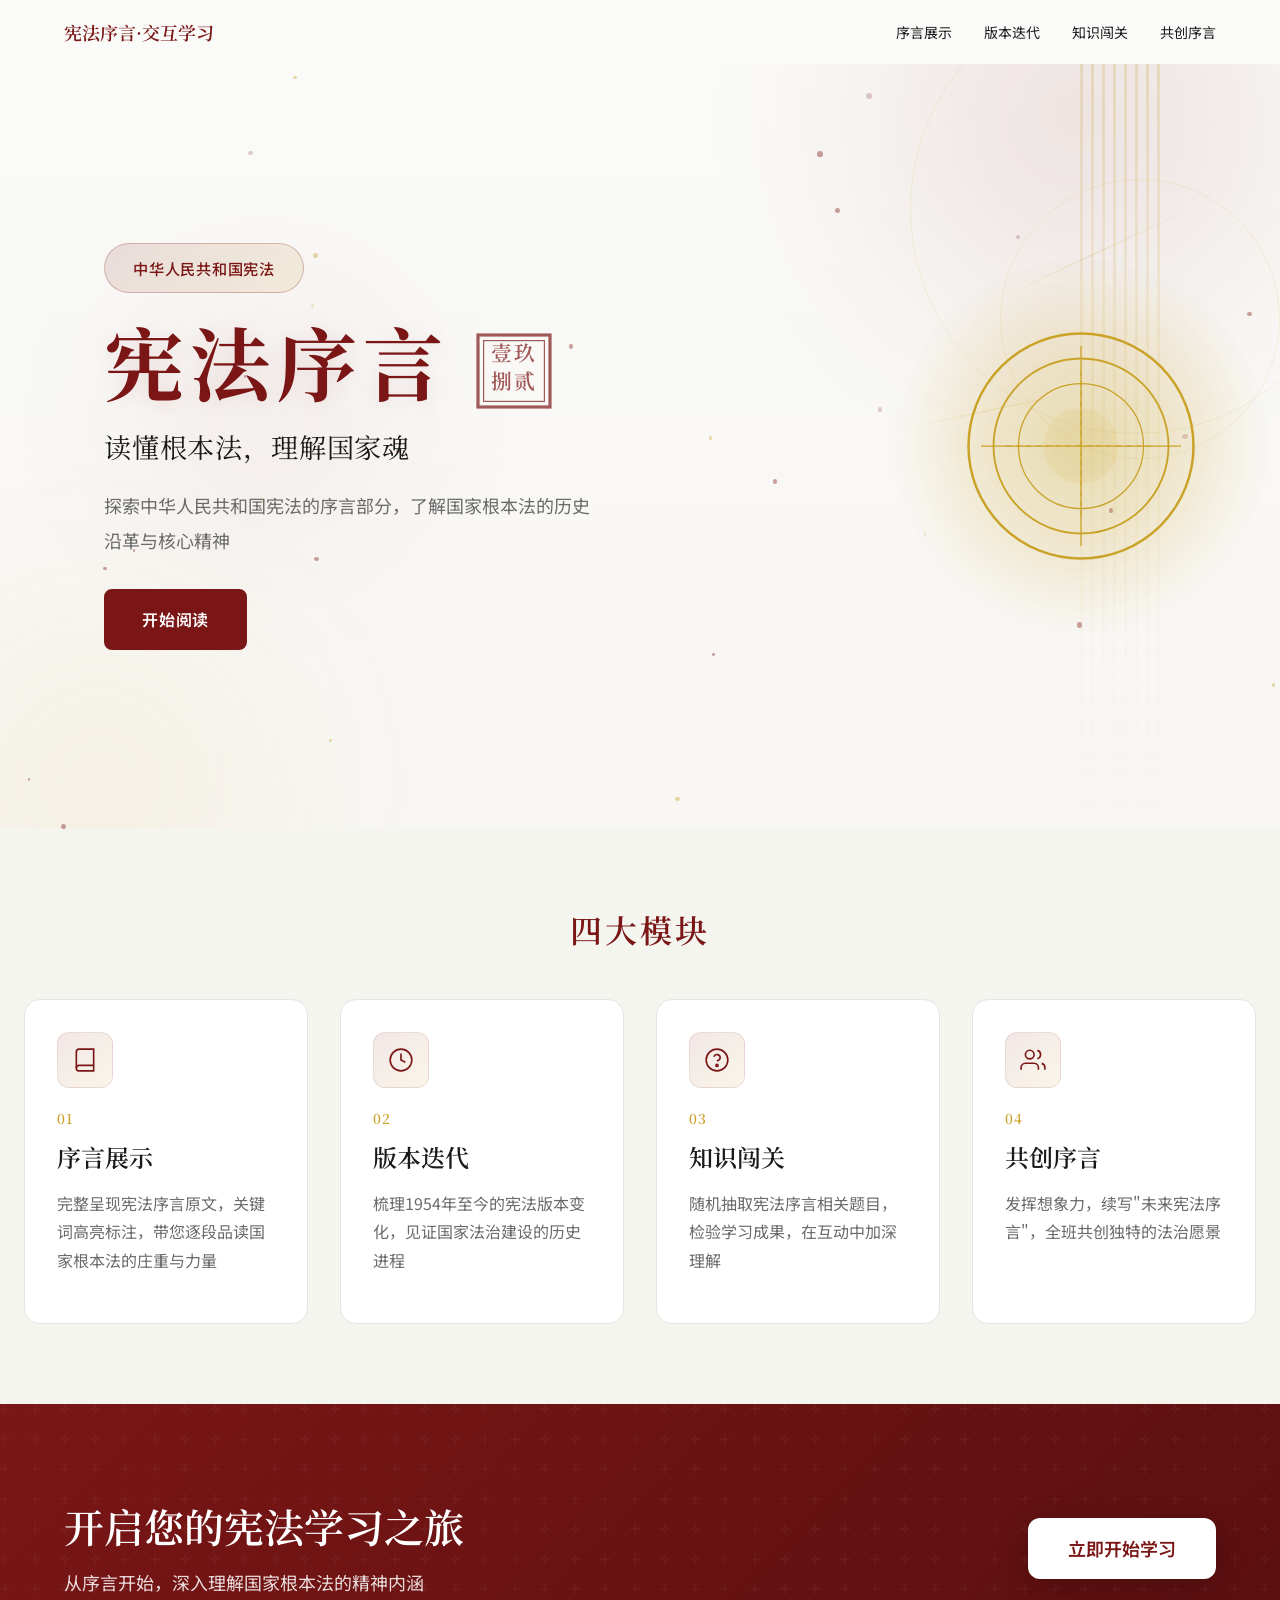
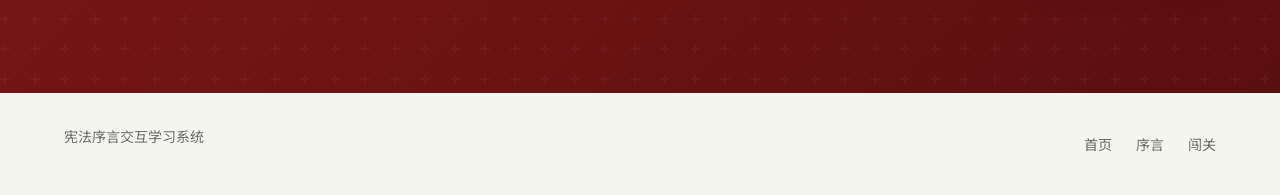
<file: index.html>
<!DOCTYPE html>
<html lang="zh-CN">
<head>
  <meta charset="UTF-8">
  <meta name="viewport" content="width=device-width, initial-scale=1.0">
  <title>宪法序言·交互学习</title>
  <link rel="preconnect" href="https://fonts.googleapis.com">
  <link rel="preconnect" href="https://fonts.gstatic.com" crossorigin>
  <link href="https://fonts.googleapis.com/css2?family=Ma+Shan+Zheng&family=Noto+Serif+SC:wght@400;600;700&display=swap" rel="stylesheet">
  <link rel="stylesheet" href="css/variables.css">
  <link rel="stylesheet" href="css/base.css">
  <link rel="stylesheet" href="css/components.css">
  <link rel="stylesheet" href="css/index.css">
</head>
<body>
  <div class="page-wrapper">
    <nav class="navbar">
      <div class="navbar-inner">
        <a href="index.html" class="navbar-brand">宪法序言·交互学习</a>
        <button class="navbar-toggle" aria-label="菜单">
          <span></span>
          <span></span>
          <span></span>
        </button>
        <ul class="navbar-nav">
          <li><a href="preamble.html" class="navbar-link">序言展示</a></li>
          <li><a href="versions.html" class="navbar-link">版本迭代</a></li>
          <li><a href="quiz.html" class="navbar-link">知识闯关</a></li>
          <li><a href="co-create.html" class="navbar-link">共创序言</a></li>
        </ul>
      </div>
    </nav>

    <main class="main-content">
      <section class="hero">
        <div class="hero-bg">
          <div class="hero-stripes">
            <div class="hero-stripe"></div>
            <div class="hero-stripe"></div>
            <div class="hero-stripe"></div>
            <div class="hero-stripe"></div>
            <div class="hero-stripe"></div>
            <div class="hero-stripe"></div>
            <div class="hero-stripe"></div>
            <div class="hero-stripe"></div>
          </div>
          <div class="hero-orb hero-orb-1"></div>
          <div class="hero-orb hero-orb-2"></div>
          <div class="hero-orb hero-orb-3"></div>
          <div class="hero-bg-circle hero-bg-circle-1"></div>
          <div class="hero-bg-circle hero-bg-circle-2"></div>
          <div class="hero-bg-line hero-bg-line-1"></div>
          <div class="hero-bg-line hero-bg-line-2"></div>
          <div class="hero-dots" id="heroDots"></div>
        </div>
        
        <div class="hero-inner container">
          <div class="hero-content">
            <div class="hero-badge">中华人民共和国宪法</div>
            <div class="hero-title-row">
              <h1 class="hero-title">宪法序言</h1>
              <div class="hero-seal">
                <svg viewBox="0 0 100 100" fill="none" xmlns="http://www.w3.org/2000/svg">
                  <rect x="5" y="5" width="90" height="90" stroke="currentColor" stroke-width="4"/>
                  <rect x="12" y="12" width="76" height="76" stroke="currentColor" stroke-width="1.5"/>
                  <text x="50" y="38" text-anchor="middle" font-family="'Noto Serif SC', serif" font-size="26" font-weight="600" fill="currentColor" letter-spacing="0.1em">壹玖</text>
                  <text x="50" y="72" text-anchor="middle" font-family="'Noto Serif SC', serif" font-size="26" font-weight="600" fill="currentColor" letter-spacing="0.1em">捌贰</text>
                </svg>
              </div>
            </div>
            <p class="hero-subtitle">读懂根本法，理解国家魂</p>
            <p class="hero-desc">探索中华人民共和国宪法的序言部分，了解国家根本法的历史沿革与核心精神</p>
            <a href="preamble.html" class="hero-btn btn btn-primary">开始阅读</a>
          </div>
          <div class="hero-decoration">
            <div class="hero-emblem-wrapper">
              <div class="hero-emblem-glow"></div>
              <div class="hero-emblem">
                <svg viewBox="0 0 200 200" fill="none" xmlns="http://www.w3.org/2000/svg">
                  <circle cx="100" cy="100" r="90" stroke="currentColor" stroke-width="2"/>
                  <circle cx="100" cy="100" r="70" stroke="currentColor" stroke-width="1.5"/>
                  <circle cx="100" cy="100" r="50" stroke="currentColor" stroke-width="1"/>
                  <path d="M100 20 L100 180 M20 100 L180 100" stroke="currentColor" stroke-width="1"/>
                  <path d="M100 40 L100 160 M40 100 L160 100" stroke="currentColor" stroke-width="0.8" stroke-dasharray="4 4"/>
                  <circle cx="100" cy="100" r="30" fill="currentColor" opacity="0.1"/>
                </svg>
              </div>
            </div>
          </div>
        </div>
      </section>

      <section class="modules">
        <div class="modules-inner container">
          <h2 class="modules-title">四大模块</h2>
          <div class="module-grid">
            <article class="module-card" data-href="preamble.html">
              <div class="module-icon">
                <svg viewBox="0 0 24 24" fill="none" stroke="currentColor" stroke-width="1.5">
                  <path d="M4 19.5A2.5 2.5 0 0 1 6.5 17H20"/>
                  <path d="M6.5 2H20v20H6.5A2.5 2.5 0 0 1 4 19.5v-15A2.5 2.5 0 0 1 6.5 2z"/>
                </svg>
              </div>
              <div class="module-number">01</div>
              <div class="module-content">
                <h2 class="module-title">序言展示</h2>
                <p class="module-desc">完整呈现宪法序言原文，关键词高亮标注，带您逐段品读国家根本法的庄重与力量</p>
              </div>
            </article>

            <article class="module-card" data-href="versions.html">
              <div class="module-icon">
                <svg viewBox="0 0 24 24" fill="none" stroke="currentColor" stroke-width="1.5">
                  <circle cx="12" cy="12" r="10"/>
                  <polyline points="12 6 12 12 16 14"/>
                </svg>
              </div>
              <div class="module-number">02</div>
              <div class="module-content">
                <h2 class="module-title">版本迭代</h2>
                <p class="module-desc">梳理1954年至今的宪法版本变化，见证国家法治建设的历史进程</p>
              </div>
            </article>

            <article class="module-card" data-href="quiz.html">
              <div class="module-icon">
                <svg viewBox="0 0 24 24" fill="none" stroke="currentColor" stroke-width="1.5">
                  <circle cx="12" cy="12" r="10"/>
                  <path d="M9.09 9a3 3 0 0 1 5.83 1c0 2-3 3-3 3"/>
                  <circle cx="12" cy="17" r="1"/>
                </svg>
              </div>
              <div class="module-number">03</div>
              <div class="module-content">
                <h2 class="module-title">知识闯关</h2>
                <p class="module-desc">随机抽取宪法序言相关题目，检验学习成果，在互动中加深理解</p>
              </div>
            </article>

            <article class="module-card" data-href="co-create.html">
              <div class="module-icon">
                <svg viewBox="0 0 24 24" fill="none" stroke="currentColor" stroke-width="1.5">
                  <path d="M17 21v-2a4 4 0 0 0-4-4H5a4 4 0 0 0-4 4v2"/>
                  <circle cx="9" cy="7" r="4"/>
                  <path d="M23 21v-2a4 4 0 0 0-3-3.87"/>
                  <path d="M16 3.13a4 4 0 0 1 0 7.75"/>
                </svg>
              </div>
              <div class="module-number">04</div>
              <div class="module-content">
                <h2 class="module-title">共创序言</h2>
                <p class="module-desc">发挥想象力，续写"未来宪法序言"，全班共创独特的法治愿景</p>
              </div>
            </article>
          </div>
        </div>
      </section>

      <section class="cta">
        <div class="cta-bg"></div>
        <div class="cta-inner container">
          <div class="cta-content">
            <h2 class="cta-title">开启您的宪法学习之旅</h2>
            <p class="cta-text">从序言开始，深入理解国家根本法的精神内涵</p>
          </div>
          <a href="preamble.html" class="cta-btn btn btn-primary">立即开始学习</a>
        </div>
      </section>
    </main>

    <footer class="footer">
      <div class="footer-inner">
        <p class="footer-text">宪法序言交互学习系统</p>
        <div class="footer-links">
          <a href="index.html" class="footer-link">首页</a>
          <a href="preamble.html" class="footer-link">序言</a>
          <a href="quiz.html" class="footer-link">闯关</a>
        </div>
      </div>
    </footer>
  </div>

  <script src="js/main.js"></script>
</body>
</html>
</file>
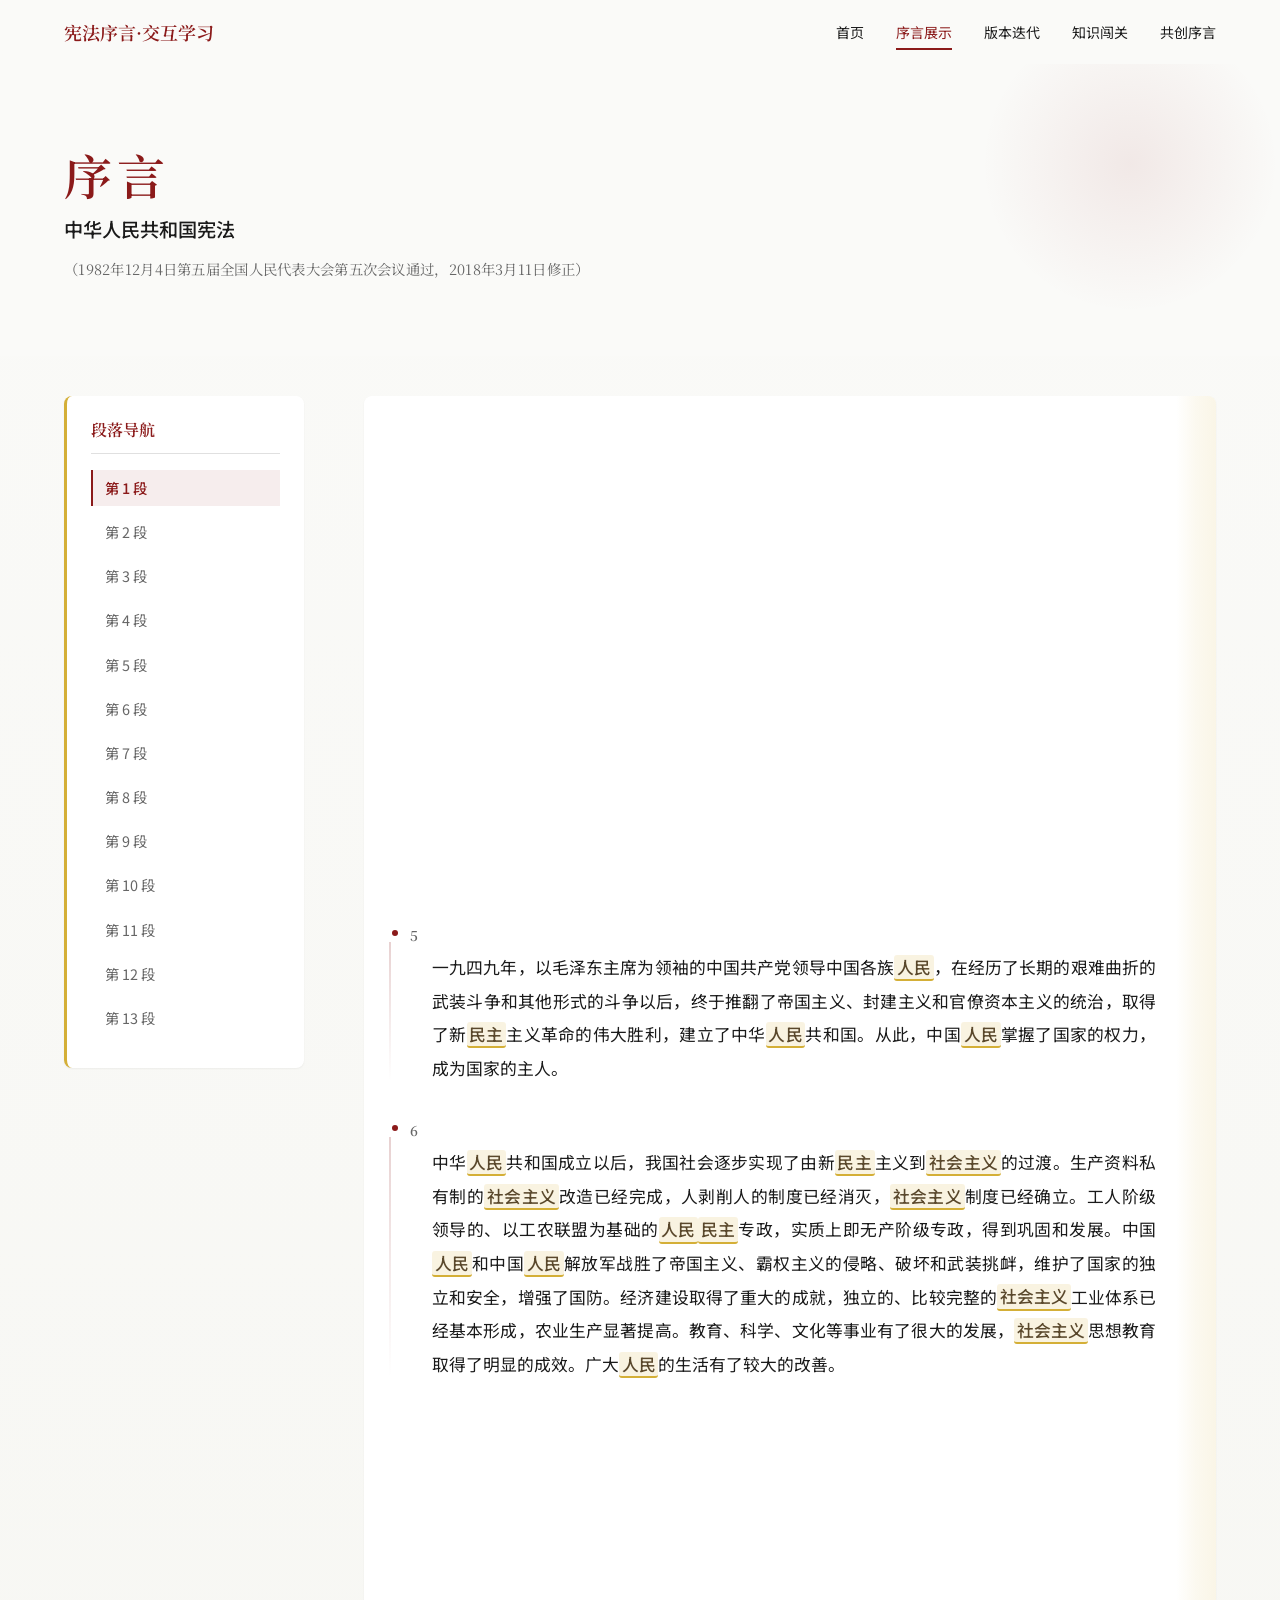
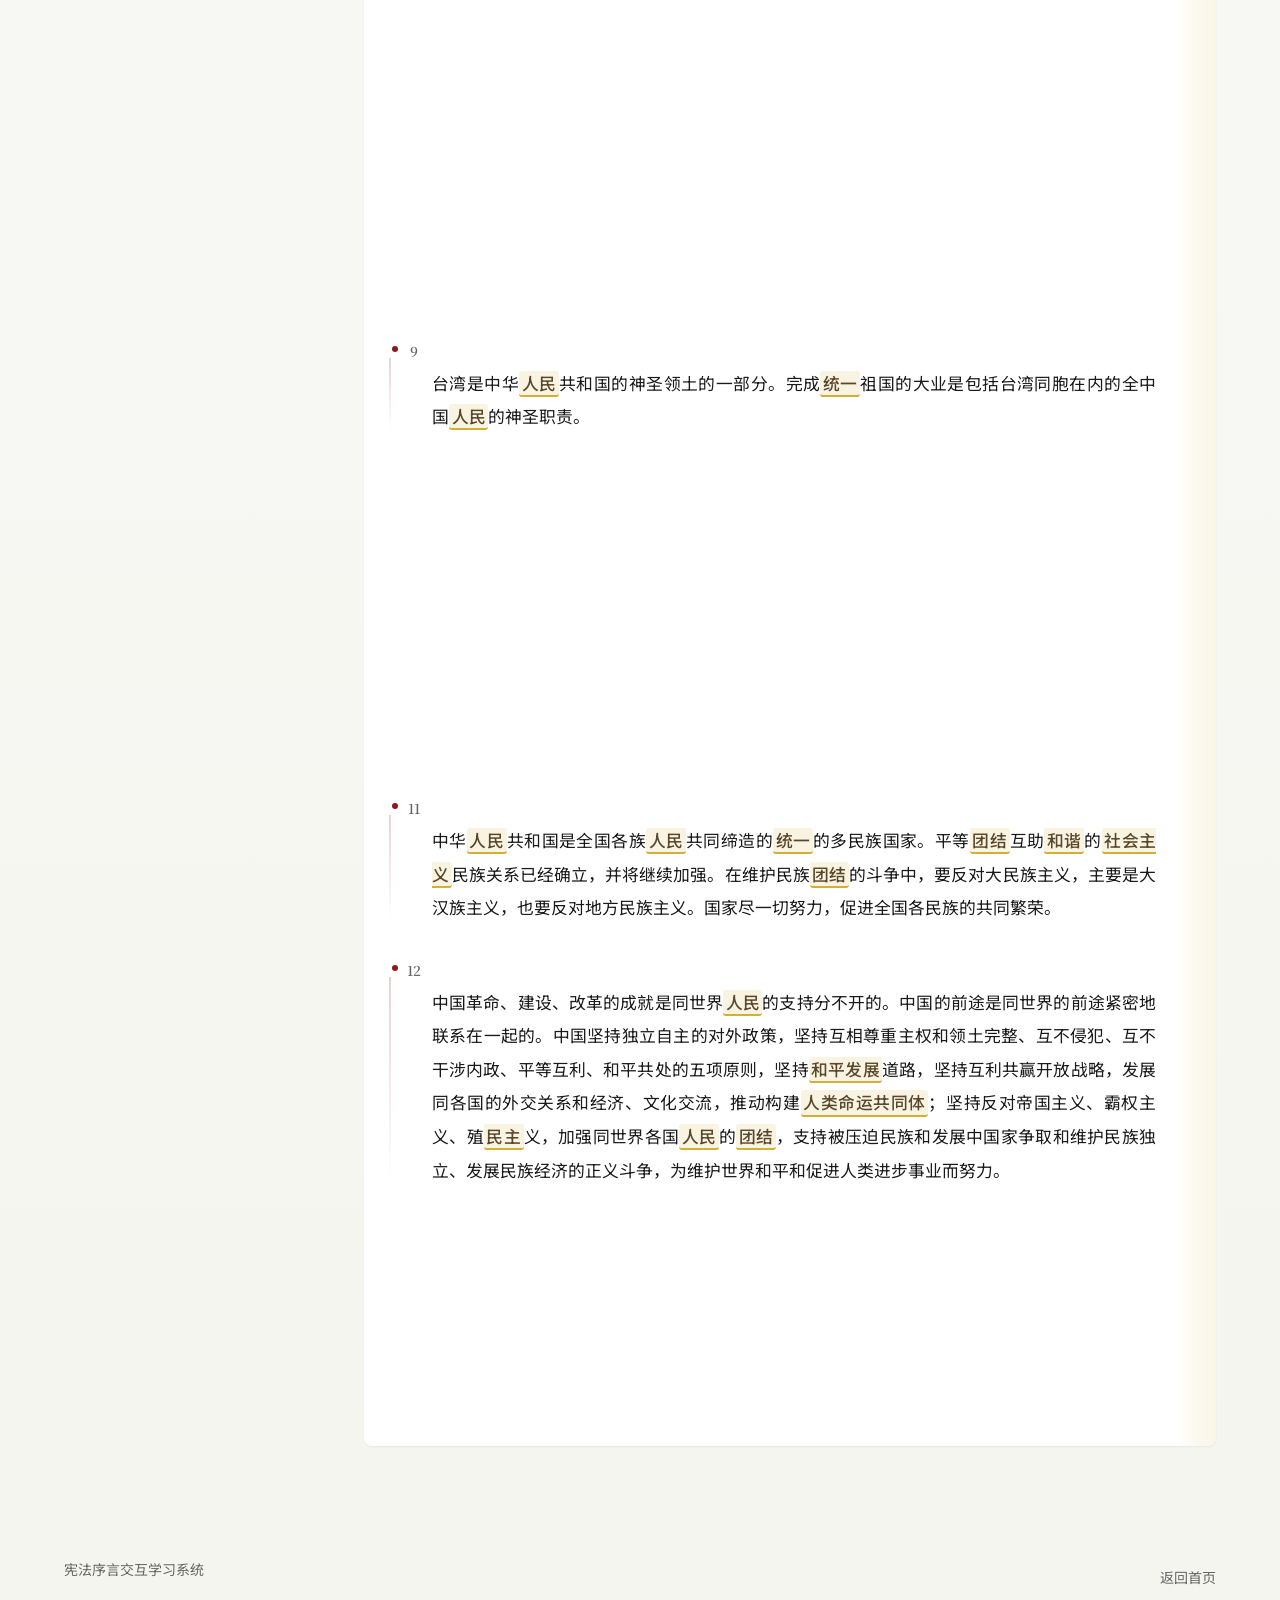
<file: preamble.html>
<!DOCTYPE html>
<html lang="zh-CN">
<head>
    <meta charset="UTF-8">
    <meta name="viewport" content="width=device-width, initial-scale=1.0">
    <title>宪法序言 - 交互学习</title>
    <link rel="stylesheet" href="css/variables.css">
    <link rel="stylesheet" href="css/base.css">
    <link rel="stylesheet" href="css/components.css">
    <link rel="stylesheet" href="css/preamble.css">
</head>
<body>
    <div class="page-wrapper">
        <!-- 导航栏 -->
        <nav class="navbar" id="navbar">
            <div class="navbar-inner">
                <a href="index.html" class="navbar-brand">宪法序言·交互学习</a>
                <button class="navbar-toggle" aria-label="菜单" id="navToggle">
                    <span></span>
                    <span></span>
                    <span></span>
                </button>
                <ul class="navbar-nav" id="navLinks">
                    <li><a href="index.html" class="navbar-link">首页</a></li>
                    <li><a href="preamble.html" class="navbar-link active">序言展示</a></li>
                    <li><a href="versions.html" class="navbar-link">版本迭代</a></li>
                    <li><a href="quiz.html" class="navbar-link">知识闯关</a></li>
                    <li><a href="co-create.html" class="navbar-link">共创序言</a></li>
                </ul>
            </div>
        </nav>

        <!-- 主要内容 -->
        <main class="main-content preamble-page">
            <!-- 标题区 -->
            <div class="preamble-header">
                <div class="container">
                    <h1 class="preamble-title">序言</h1>
                    <p class="preamble-subtitle">中华人民共和国宪法</p>
                    <p class="preamble-version">（1982年12月4日第五届全国人民代表大会第五次会议通过，2018年3月11日修正）</p>
                </div>
            </div>

            <!-- 内容区 - 非对称布局 -->
            <div class="preamble-container">
                <div class="container">
                    <!-- 左侧装饰/导航 -->
                    <aside class="preamble-sidebar">
                        <div class="preamble-sidebar-content">
                            <h3 class="sidebar-title">段落导航</h3>
                            <ul class="sidebar-nav" id="paragraphNav">
                            </ul>
                        </div>
                    </aside>

                    <!-- 右侧正文 -->
                    <article class="preamble-content" id="preambleContent">
                    </article>
                </div>
            </div>
        </main>

        <!-- 页脚 -->
        <footer class="footer">
            <div class="footer-inner">
                <p class="footer-text">宪法序言交互学习系统</p>
                <div class="footer-links">
                    <a href="index.html" class="footer-link">返回首页</a>
                </div>
            </div>
        </footer>
    </div>

    <script src="js/main.js"></script>
    <script src="js/preamble.js"></script>
</body>
</html>
</file>
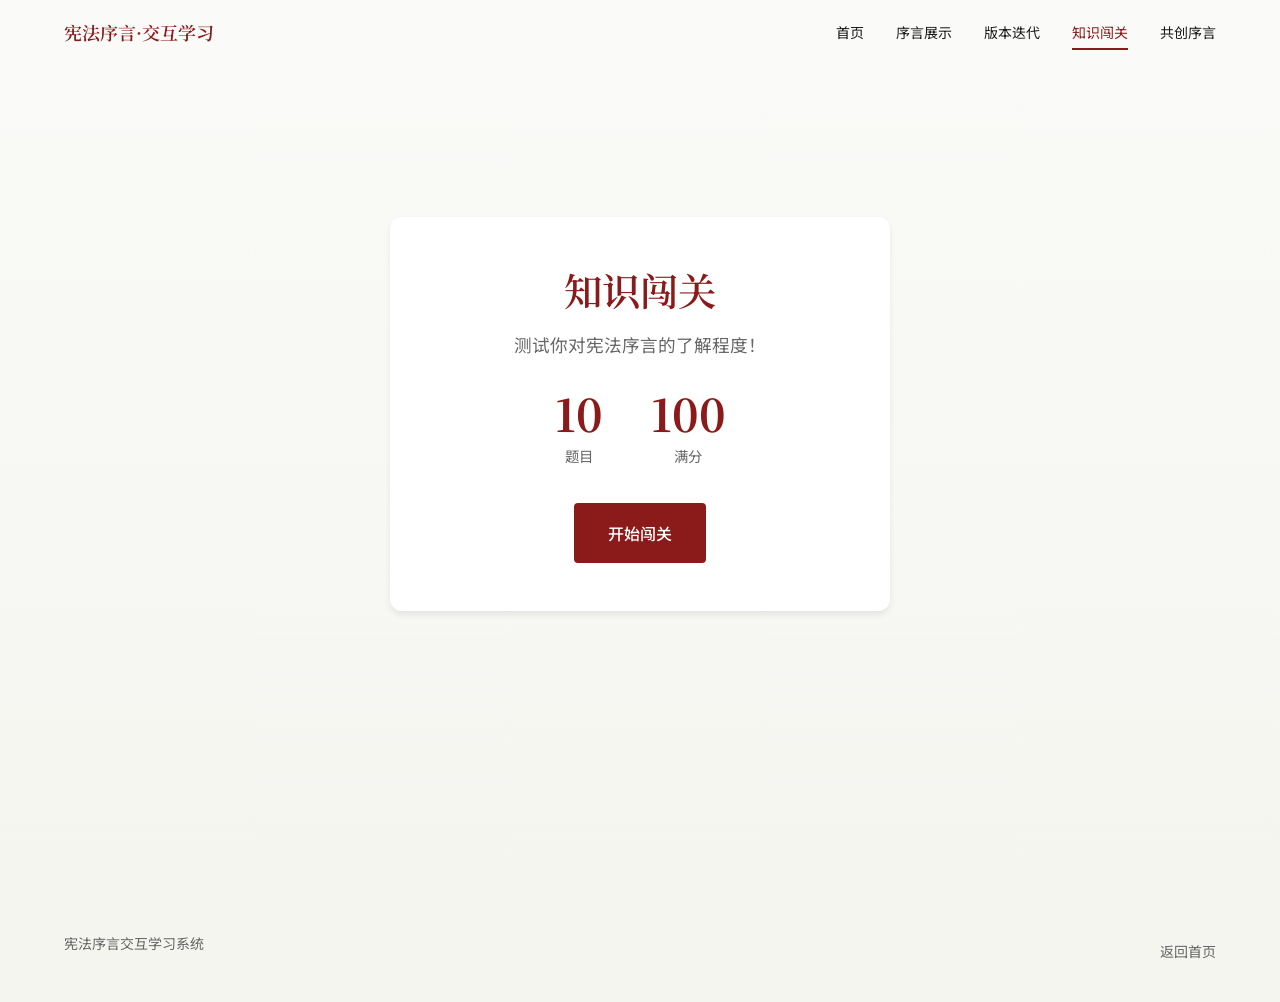
<file: quiz.html>
<!DOCTYPE html>
<html lang="zh-CN">
<head>
    <meta charset="UTF-8">
    <meta name="viewport" content="width=device-width, initial-scale=1.0">
    <title>宪法序言知识闯关 - 交互学习</title>
    <link rel="stylesheet" href="css/variables.css">
    <link rel="stylesheet" href="css/base.css">
    <link rel="stylesheet" href="css/components.css">
    <link rel="stylesheet" href="css/quiz.css">
</head>
<body>
    <div class="page-wrapper">
        <!-- 导航栏 -->
        <nav class="navbar" id="navbar">
            <div class="navbar-inner">
                <a href="index.html" class="navbar-brand">宪法序言·交互学习</a>
                <button class="navbar-toggle" aria-label="菜单" id="navToggle">
                    <span></span>
                    <span></span>
                    <span></span>
                </button>
                <ul class="navbar-nav" id="navLinks">
                    <li><a href="index.html" class="navbar-link">首页</a></li>
                    <li><a href="preamble.html" class="navbar-link">序言展示</a></li>
                    <li><a href="versions.html" class="navbar-link">版本迭代</a></li>
                    <li><a href="quiz.html" class="navbar-link active">知识闯关</a></li>
                    <li><a href="co-create.html" class="navbar-link">共创序言</a></li>
                </ul>
            </div>
        </nav>

        <!-- 主要内容 -->
        <main class="main-content quiz-page">
            <!-- 闯关首页 -->
            <div id="quizStart" class="quiz-start">
                <div class="container">
                    <div class="start-card">
                        <h1 class="start-title">知识闯关</h1>
                        <p class="start-desc">测试你对宪法序言的了解程度！</p>
                        <div class="start-info">
                            <div class="info-item">
                                <span class="info-value">10</span>
                                <span class="info-label">题目</span>
                            </div>
                            <div class="info-item">
                                <span class="info-value">100</span>
                                <span class="info-label">满分</span>
                            </div>
                        </div>
                        <button id="startBtn" class="btn btn-primary btn-lg">开始闯关</button>
                    </div>
                </div>
            </div>

            <!-- 答题区 -->
            <div id="quizPlay" class="quiz-play hidden">
                <div class="container">
                    <!-- 进度条 -->
                    <div class="quiz-progress">
                        <div class="progress-bar">
                            <div class="progress-fill" id="progressFill"></div>
                        </div>
                        <div class="progress-text">
                            <span id="currentQ">1</span> / <span id="totalQ">10</span>
                        </div>
                        <div class="quiz-timer">
                            <span id="timerValue">300</span>秒
                        </div>
                    </div>

                    <!-- 题目 -->
                    <div class="question-card" id="questionCard">
                        <div class="question-header">
                            <span class="question-difficulty" id="difficultyTag"></span>
                        </div>
                        <div class="question-text" id="questionText"></div>
                        
                        <!-- 选择题选项 -->
                        <div class="options-container" id="optionsContainer">
                        </div>

                        <!-- 填空题输入 -->
                        <div class="fill-container hidden" id="fillContainer">
                            <input type="text" id="fillInput" placeholder="请输入答案..." class="fill-input">
                        </div>

                        <div class="question-actions">
                            <button id="submitBtn" class="btn btn-primary">提交答案</button>
                            <button id="nextBtn" class="btn btn-secondary hidden">下一题</button>
                        </div>

                        <!-- 答案反馈 -->
                        <div class="answer-feedback hidden" id="answerFeedback">
                        </div>
                    </div>

                    <!-- 实时得分 -->
                    <div class="score-display">
                        当前得分：<span id="currentScore">0</span> 分
                    </div>
                </div>
            </div>

            <!-- 结果页 -->
            <div id="quizResult" class="quiz-result hidden">
                <div class="container">
                    <div class="result-card">
                        <div class="result-icon" id="resultIcon"></div>
                        <h2 class="result-title" id="resultTitle"></h2>
                        <div class="result-score">
                            <span class="final-score" id="finalScore">0</span>
                            <span class="score-label">分</span>
                        </div>
                        <div class="result-stats">
                            <div class="stat-row">
                                <span class="stat-label">正确题数</span>
                                <span class="stat-value" id="correctCount">0</span>
                            </div>
                            <div class="stat-row">
                                <span class="stat-label">正确率</span>
                                <span class="stat-value" id="accuracy">0%</span>
                            </div>
                        </div>
                        <div class="result-actions">
                            <button id="retryBtn" class="btn btn-primary">再闯一次</button>
                            <a href="index.html" class="btn btn-secondary">返回首页</a>
                        </div>
                    </div>
                </div>
            </div>
        </main>

        <!-- 页脚 -->
        <footer class="footer">
            <div class="footer-inner">
                <p class="footer-text">宪法序言交互学习系统</p>
                <div class="footer-links">
                    <a href="index.html" class="footer-link">返回首页</a>
                </div>
            </div>
        </footer>
    </div>

    <script src="js/main.js"></script>
    <script src="js/quiz.js"></script>
</body>
</html>
</file>
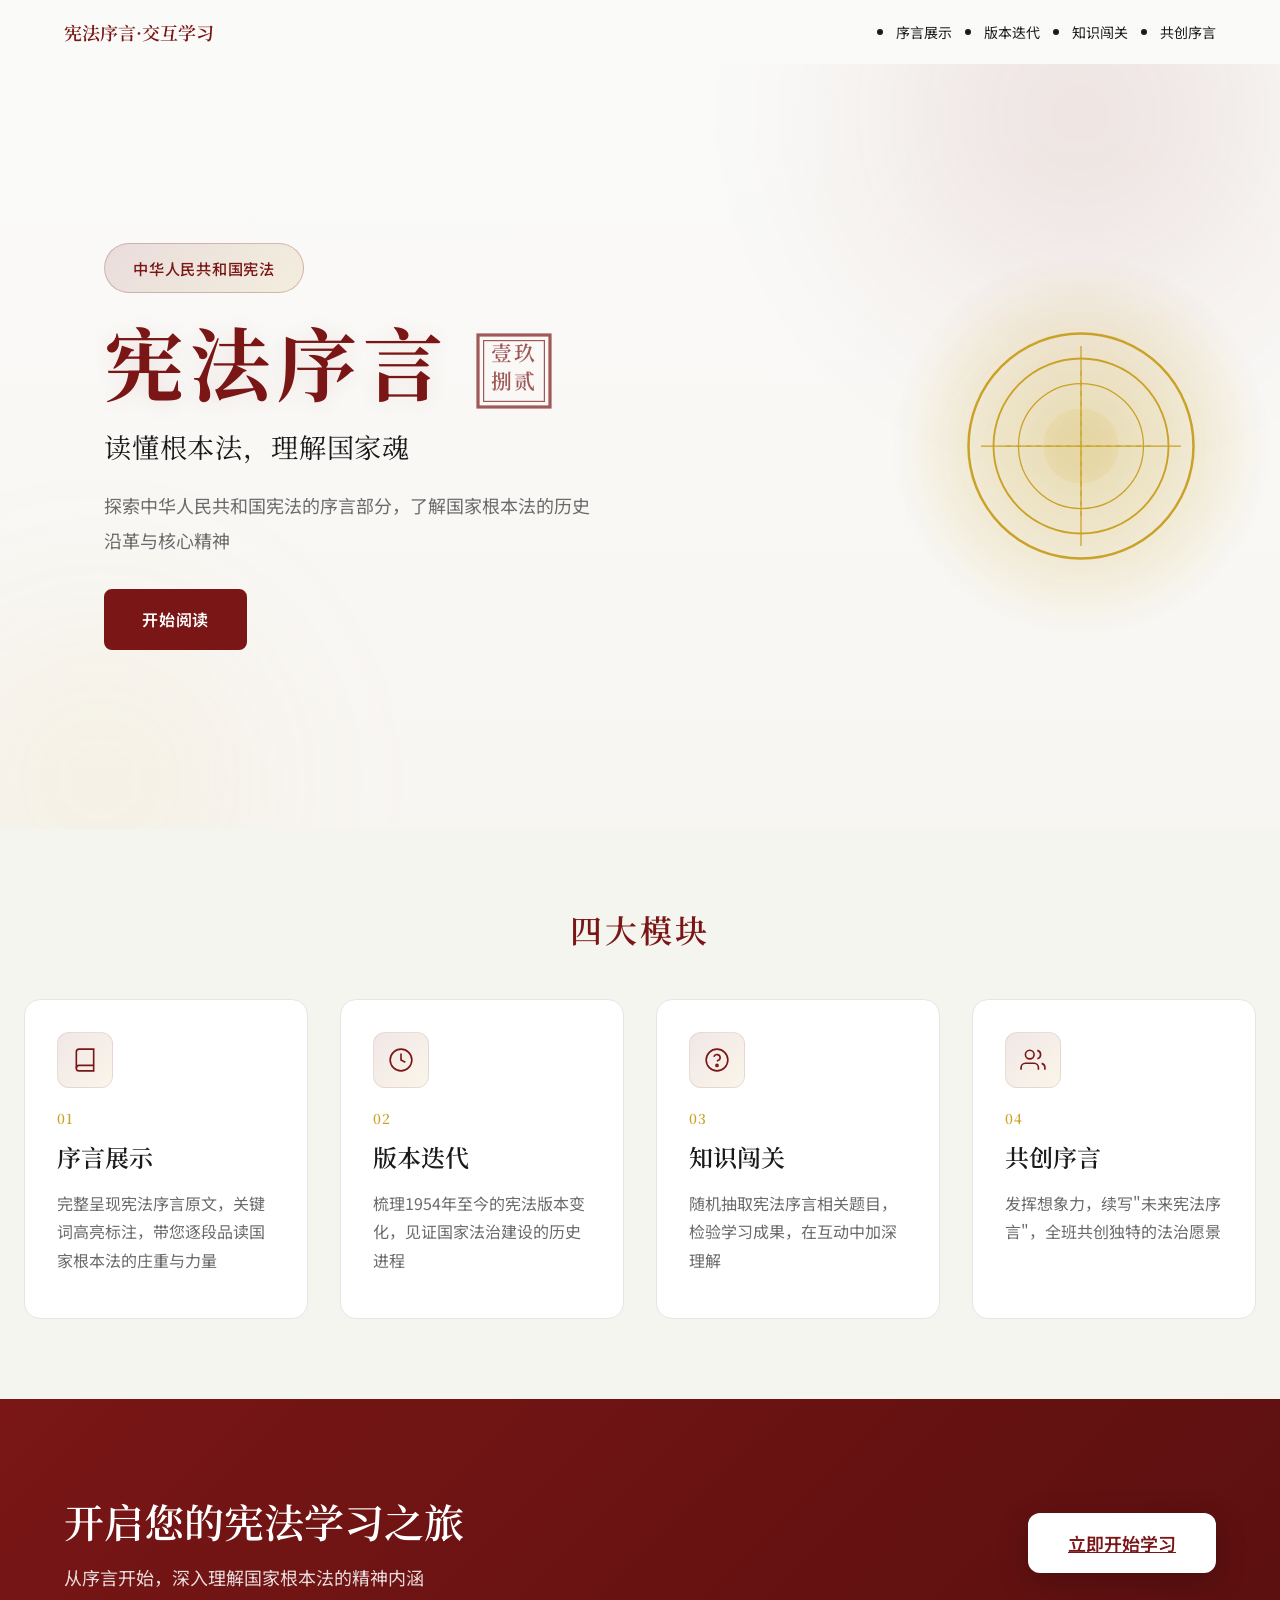
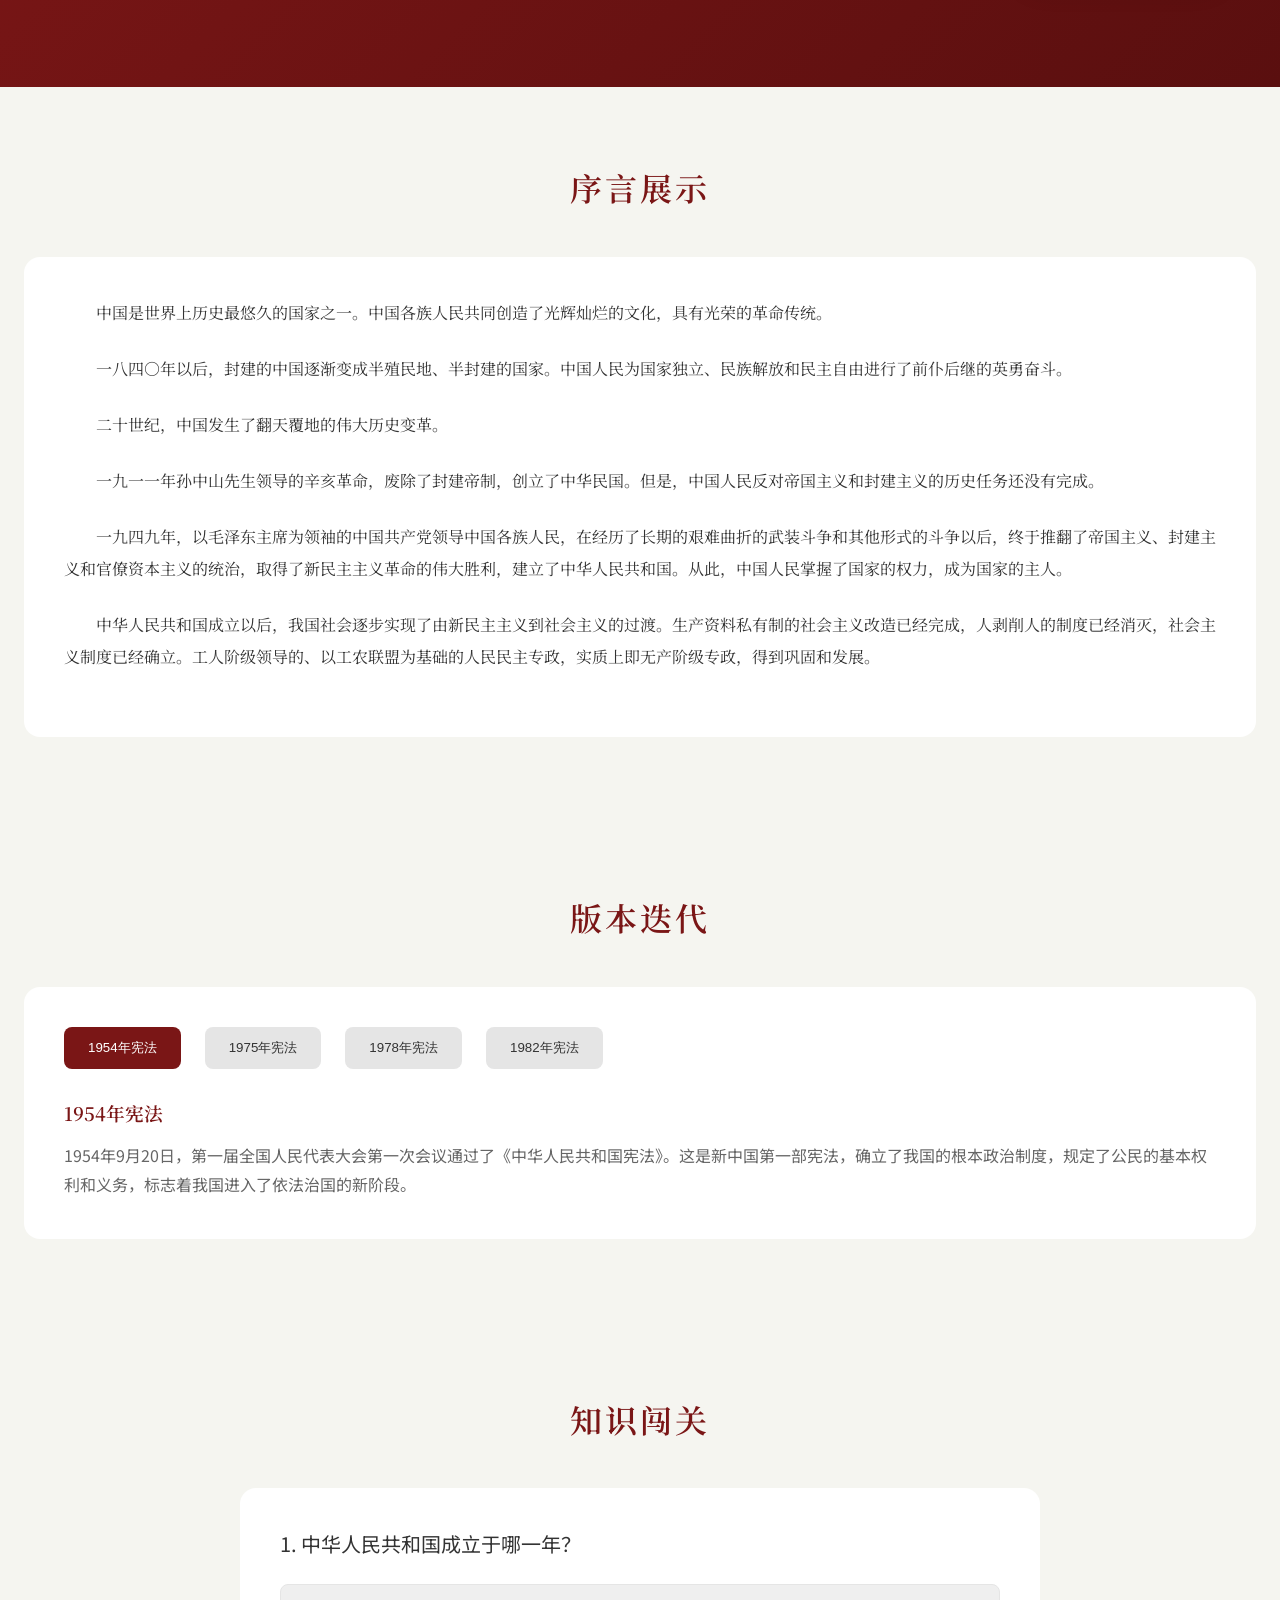
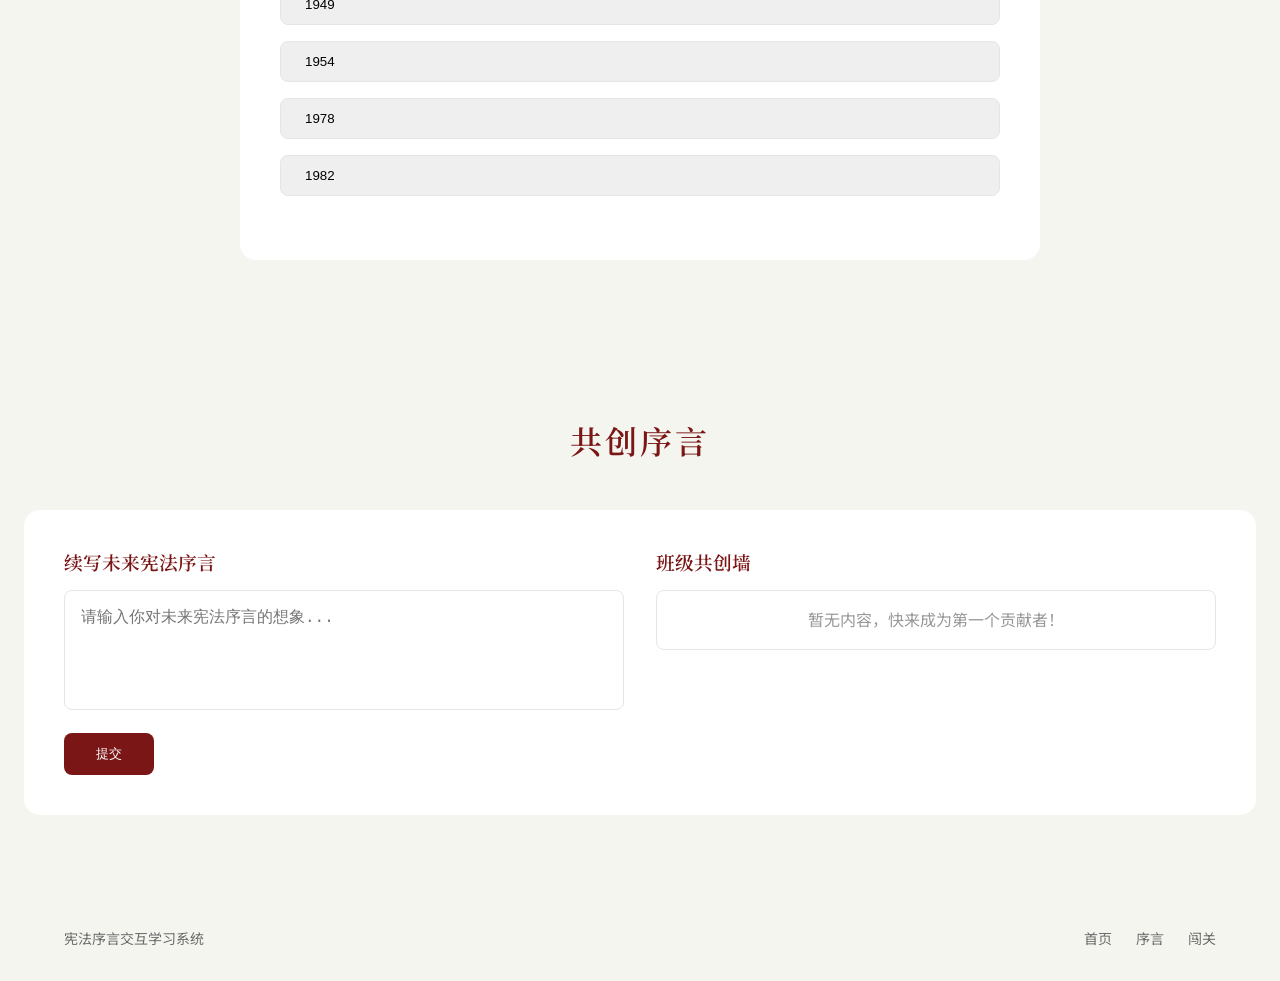
<file: standalone.html>
<!DOCTYPE html>
<html lang="zh-CN">
<head>
  <meta charset="UTF-8">
  <meta name="viewport" content="width=device-width, initial-scale=1.0">
  <title>宪法序言·交互学习</title>
  <link rel="preconnect" href="https://fonts.googleapis.com">
  <link rel="preconnect" href="https://fonts.gstatic.com" crossorigin>
  <link href="https://fonts.googleapis.com/css2?family=Ma+Shan+Zheng&family=Noto+Sans+SC:wght@300;400;500;700&family=Noto+Serif+SC:wght@400;600;700&display=swap" rel="stylesheet">
  <style>
    :root {
      --color-primary: #7A1616;
      --color-primary-light: #9A2626;
      --color-primary-dark: #5A0F0F;
      --color-secondary: #C9A227;
      --color-secondary-light: #D4B84E;
      --color-secondary-dark: #A68420;
      --color-bg: #FAFAF8;
      --color-bg-alt: #F5F5F0;
      --color-text: #1A1A1A;
      --color-text-muted: #6B6B6B;
      --color-border: #E5E5E5;
      --shadow-sm: 0 2px 8px rgba(0, 0, 0, 0.06);
      --shadow-md: 0 4px 16px rgba(0, 0, 0, 0.08);
      --shadow-lg: 0 8px 32px rgba(0, 0, 0, 0.12);
      --shadow-xl: 0 12px 48px rgba(0, 0, 0, 0.16);
      --radius-sm: 8px;
      --radius-md: 12px;
      --radius-lg: 16px;
      --radius-xl: 24px;
      --space-4: 16px;
      --space-5: 20px;
      --space-6: 24px;
      --space-8: 32px;
      --space-10: 40px;
      --space-12: 48px;
      --space-16: 64px;
      --space-20: 80px;
      --space-24: 96px;
      --transition-fast: 0.2s ease;
      --transition-base: 0.3s ease;
      --transition-slow: 0.5s ease;
      --font-display: 'Noto Serif SC', serif;
      --font-body: 'Noto Sans SC', sans-serif;
    }

    *, *::before, *::after {
      box-sizing: border-box;
      margin: 0;
      padding: 0;
    }

    html {
      font-size: 16px;
      scroll-behavior: smooth;
    }

    body {
      font-family: var(--font-body);
      font-size: 1rem;
      line-height: 1.6;
      color: var(--color-text);
      background-color: var(--color-bg);
      min-height: 100vh;
    }

    h1, h2, h3, h4, h5, h6 {
      font-family: var(--font-display);
      font-weight: 600;
      line-height: 1.3;
    }

    .container {
      width: 100%;
      max-width: 1200px;
      margin: 0 auto;
      padding: 0 var(--space-6);
    }

    .navbar {
      position: fixed;
      top: 0;
      left: 0;
      right: 0;
      height: 64px;
      background: rgba(250, 250, 248, 0.9);
      backdrop-filter: blur(10px);
      z-index: 1000;
      transition: box-shadow var(--transition-base);
    }

    .navbar.scrolled {
      box-shadow: var(--shadow-md);
    }

    .navbar-inner {
      display: flex;
      align-items: center;
      justify-content: space-between;
      height: 100%;
      max-width: 1200px;
      margin: 0 auto;
      padding: 0 var(--space-6);
    }

    .navbar-brand {
      font-family: var(--font-display);
      font-size: 1.125rem;
      font-weight: 600;
      color: var(--color-primary);
      text-decoration: none;
    }

    .navbar-nav {
      display: flex;
      gap: var(--space-8);
    }

    .navbar-link {
      position: relative;
      font-size: 0.875rem;
      color: var(--color-text);
      text-decoration: none;
      padding: var(--space-2) 0;
      transition: color var(--transition-fast);
    }

    .navbar-link::after {
      content: '';
      position: absolute;
      bottom: 0;
      left: 0;
      width: 0;
      height: 2px;
      background: var(--color-primary);
      transition: width var(--transition-base);
    }

    .navbar-link:hover, .navbar-link.active {
      color: var(--color-primary);
    }

    .navbar-link:hover::after, .navbar-link.active::after {
      width: 100%;
    }

    .navbar-toggle {
      display: none;
      width: 32px;
      height: 32px;
      flex-direction: column;
      justify-content: center;
      align-items: center;
      gap: 6px;
      cursor: pointer;
    }

    .navbar-toggle span {
      display: block;
      width: 24px;
      height: 2px;
      background: var(--color-text);
      transition: transform var(--transition-fast);
    }

    .btn {
      display: inline-flex;
      align-items: center;
      justify-content: center;
      gap: var(--space-2);
      padding: var(--space-3) var(--space-6);
      font-size: 0.875rem;
      font-weight: 500;
      border-radius: var(--radius-sm);
      transition: background-color var(--transition-fast), border-color var(--transition-fast);
      cursor: pointer;
      text-decoration: none;
    }

    .btn-primary {
      background: var(--color-primary);
      color: white;
      border: 2px solid var(--color-primary);
    }

    .btn-primary:hover {
      background: var(--color-primary-dark);
      border-color: var(--color-primary-dark);
    }

    .page-wrapper {
      display: flex;
      flex-direction: column;
      min-height: 100vh;
    }

    .main-content {
      flex: 1;
      padding-top: 64px;
    }

    .hero {
      min-height: 85vh;
      display: flex;
      align-items: center;
      position: relative;
      overflow: hidden;
      background: linear-gradient(180deg, var(--color-bg) 0%, #F8F6F3 100%);
    }

    .hero-bg {
      position: absolute;
      top: 0;
      left: 0;
      right: 0;
      bottom: 0;
      pointer-events: none;
      overflow: hidden;
    }

    .hero-orb {
      position: absolute;
      border-radius: 50%;
      filter: blur(80px);
      opacity: 0.5;
    }

    .hero-orb-1 {
      width: 600px;
      height: 600px;
      background: radial-gradient(circle, rgba(122, 22, 22, 0.25) 0%, rgba(122, 22, 22, 0.08) 50%, transparent 70%);
      top: -250px;
      right: -100px;
      animation: orbFloat 20s ease-in-out infinite;
    }

    .hero-orb-2 {
      width: 500px;
      height: 500px;
      background: radial-gradient(circle, rgba(201, 162, 39, 0.2) 0%, rgba(201, 162, 39, 0.05) 50%, transparent 70%);
      bottom: -200px;
      left: -150px;
      animation: orbFloat 25s ease-in-out infinite;
      animation-delay: -8s;
    }

    @keyframes orbFloat {
      0%, 100% { transform: translate(0, 0) scale(1); opacity: 0.5; }
      25% { transform: translate(30px, -40px) scale(1.05); opacity: 0.6; }
      50% { transform: translate(-20px, 20px) scale(0.95); opacity: 0.4; }
      75% { transform: translate(40px, 30px) scale(1.08); opacity: 0.55; }
    }

    .hero-inner {
      display: flex;
      align-items: center;
      justify-content: space-between;
      position: relative;
      z-index: 2;
      gap: var(--space-10);
      padding-left: 5%;
    }

    .hero-content {
      flex: 1;
      max-width: 580px;
      position: relative;
      z-index: 2;
    }

    .hero-badge {
      display: inline-block;
      padding: 12px 28px;
      background: linear-gradient(135deg, rgba(122, 22, 22, 0.12) 0%, rgba(201, 162, 39, 0.12) 100%);
      border: 1px solid rgba(122, 22, 22, 0.25);
      border-radius: 999px;
      font-size: 0.95rem;
      color: var(--color-primary);
      margin-bottom: var(--space-6);
      font-weight: 500;
      letter-spacing: 0.05em;
    }

    .hero-title {
      font-family: var(--font-display);
      font-size: clamp(3.5rem, 7vw, 5rem);
      color: var(--color-primary);
      margin-bottom: var(--space-5);
      letter-spacing: 0.08em;
      font-weight: 700;
      line-height: 1.1;
      text-shadow: 0 2px 20px rgba(122, 22, 22, 0.1);
    }

    .hero-subtitle {
      font-family: var(--font-display);
      font-size: clamp(1.3rem, 2.5vw, 1.7rem);
      color: var(--color-text);
      margin-bottom: var(--space-5);
      font-weight: 400;
      letter-spacing: 0.03em;
    }

    .hero-desc {
      font-size: 1.125rem;
      color: var(--color-text-muted);
      max-width: 500px;
      line-height: 1.9;
      margin-bottom: var(--space-8);
    }

    .hero-btn {
      font-size: 1rem;
      padding: 16px 36px;
      font-weight: 600;
      letter-spacing: 0.05em;
    }

    .hero-title-row {
      display: flex;
      align-items: center;
      gap: 24px;
    }

    .hero-seal {
      width: 80px;
      height: 80px;
      opacity: 0;
      animation: sealFadeIn 2.5s ease-out 0.6s forwards;
    }

    .hero-seal svg {
      width: 100%;
      height: 100%;
      color: rgba(122, 22, 22, 0.7);
    }

    @keyframes sealFadeIn {
      0% { opacity: 0; transform: scale(0.5); filter: blur(4px); }
      50% { opacity: 0.5; transform: scale(1.05); filter: blur(1px); }
      100% { opacity: 1; transform: scale(1); filter: blur(0); }
    }

    .hero-decoration {
      position: relative;
      flex-shrink: 0;
    }

    .hero-emblem-wrapper {
      position: relative;
      display: flex;
      align-items: center;
      justify-content: center;
      margin-left: -8%;
    }

    .hero-emblem-glow {
      position: absolute;
      width: 380px;
      height: 380px;
      background: radial-gradient(circle, rgba(201, 162, 39, 0.3) 0%, rgba(201, 162, 39, 0.1) 50%, transparent 70%);
      border-radius: 50%;
      animation: glowPulse 3s ease-in-out infinite;
    }

    @keyframes glowPulse {
      0%, 100% { opacity: 0.6; transform: scale(1); }
      50% { opacity: 1; transform: scale(1.15); }
    }

    .hero-emblem {
      width: 250px;
      height: 250px;
      color: var(--color-secondary);
      animation: float 4s ease-in-out infinite, rotateSlow 40s linear infinite;
      filter: drop-shadow(0 0 35px rgba(201, 162, 39, 0.5));
    }

    @keyframes float {
      0%, 100% { transform: translateY(0); }
      50% { transform: translateY(-18px); }
    }

    @keyframes rotateSlow {
      from { transform: rotate(0deg); }
      to { transform: rotate(360deg); }
    }

    .modules {
      padding: var(--space-20) 0;
      background: var(--color-bg-alt);
    }

    .modules-inner {
      max-width: 1400px;
      margin: 0 auto;
    }

    .modules-title {
      font-family: var(--font-display);
      font-size: 2rem;
      color: var(--color-primary);
      margin-bottom: var(--space-12);
      letter-spacing: 0.1em;
      text-align: center;
    }

    .module-grid {
      display: grid;
      grid-template-columns: repeat(4, 1fr);
      gap: var(--space-8);
    }

    .module-card {
      background: white;
      border-radius: var(--radius-lg);
      padding: var(--space-8);
      position: relative;
      transition: all 0.5s cubic-bezier(0.25, 0.46, 0.45, 0.94);
      overflow: hidden;
      display: flex;
      flex-direction: column;
      min-height: 320px;
      cursor: pointer;
      border: 1px solid var(--color-border);
    }

    .module-card::before {
      content: '';
      position: absolute;
      top: 0;
      left: 0;
      right: 0;
      height: 4px;
      background: linear-gradient(90deg, var(--color-primary), var(--color-secondary));
      transform: scaleX(0);
      transform-origin: left;
      transition: transform 0.4s ease;
    }

    .module-card:hover::before {
      transform: scaleX(1);
    }

    .module-card:hover {
      transform: translateY(-6px);
      box-shadow: var(--shadow-lg);
    }

    .module-icon {
      width: 56px;
      height: 56px;
      display: flex;
      align-items: center;
      justify-content: center;
      background: linear-gradient(135deg, rgba(122, 22, 22, 0.1) 0%, rgba(201, 162, 39, 0.1) 100%);
      border-radius: var(--radius-md);
      color: var(--color-primary);
      margin-bottom: var(--space-5);
      transition: all 0.4s ease;
      border: 1px solid rgba(122, 22, 22, 0.1);
    }

    .module-icon svg {
      width: 26px;
      height: 26px;
    }

    .module-card:hover .module-icon {
      background: linear-gradient(135deg, rgba(122, 22, 22, 0.2) 0%, rgba(201, 162, 39, 0.2) 100%);
      transform: scale(1.05);
    }

    .module-number {
      font-family: var(--font-display);
      font-size: 0.85rem;
      color: var(--color-secondary);
      font-weight: 600;
      margin-bottom: 12px;
      letter-spacing: 0.1em;
    }

    .module-title {
      font-size: 1.5rem;
      font-weight: 600;
      margin-bottom: var(--space-4);
      color: var(--color-text);
    }

    .module-desc {
      font-size: 1rem;
      color: var(--color-text-muted);
      line-height: 1.8;
      flex-grow: 1;
    }

    .cta {
      padding: var(--space-24) 0;
      position: relative;
      overflow: hidden;
    }

    .cta-bg {
      position: absolute;
      top: 0;
      left: 0;
      right: 0;
      bottom: 0;
      background: linear-gradient(135deg, var(--color-primary) 0%, var(--color-primary-dark) 50%, #4A0C0C 100%);
      background-size: 200% 200%;
      animation: ctaGradient 15s ease infinite;
    }

    @keyframes ctaGradient {
      0% { background-position: 0% 50%; }
      50% { background-position: 100% 50%; }
      100% { background-position: 0% 50%; }
    }

    .cta-inner {
      display: flex;
      align-items: center;
      justify-content: space-between;
      gap: var(--space-10);
      position: relative;
      z-index: 2;
    }

    .cta-content {
      flex: 1;
    }

    .cta-title {
      font-size: 2.5rem;
      color: white;
      margin-bottom: var(--space-4);
      font-weight: 600;
    }

    .cta-text {
      font-size: 1.125rem;
      color: rgba(255, 255, 255, 0.85);
      margin-bottom: 0;
    }

    .cta-btn {
      padding: 16px 40px;
      font-size: 1.125rem;
      font-weight: 600;
      background: white;
      color: var(--color-primary);
      border: none;
      border-radius: var(--radius-md);
      transition: all var(--transition-base);
      box-shadow: 0 8px 32px rgba(0, 0, 0, 0.2);
    }

    .cta-btn:hover {
      transform: translateY(-3px);
      box-shadow: 0 12px 48px rgba(0, 0, 0, 0.3);
    }

    .footer {
      background: var(--color-bg-alt);
      padding: var(--space-8) 0;
      margin-top: auto;
    }

    .footer-inner {
      max-width: 1200px;
      margin: 0 auto;
      padding: 0 var(--space-6);
      display: flex;
      justify-content: space-between;
      align-items: center;
    }

    .footer-text {
      font-size: 0.875rem;
      color: var(--color-text-muted);
    }

    .footer-links {
      display: flex;
      gap: var(--space-6);
    }

    .footer-link {
      font-size: 0.875rem;
      color: var(--color-text-muted);
      text-decoration: none;
    }

    .footer-link:hover {
      color: var(--color-primary);
    }

    @media (max-width: 1024px) {
      .hero-inner {
        flex-direction: column;
        text-align: center;
        padding-left: 0;
        gap: var(--space-8);
      }
      .hero-content {
        max-width: 100%;
        display: flex;
        flex-direction: column;
        align-items: center;
      }
      .hero-desc {
        max-width: 100%;
      }
      .hero-emblem {
        width: 200px;
        height: 200px;
      }
      .hero-seal {
        width: 70px;
        height: 70px;
      }
      .module-grid {
        grid-template-columns: repeat(2, 1fr);
      }
    }

    @media (max-width: 768px) {
      .navbar-nav {
        display: none;
      }
      .navbar-toggle {
        display: flex;
      }
      .hero-emblem {
        width: 160px;
        height: 160px;
      }
      .hero-seal {
        width: 55px;
        height: 55px;
      }
      .module-grid {
        grid-template-columns: 1fr;
      }
      .footer-inner {
        flex-direction: column;
        gap: var(--space-4);
        text-align: center;
      }
    }
  </style>
</head>
<body>
  <div class="page-wrapper">
    <nav class="navbar">
      <div class="navbar-inner">
        <a href="#" class="navbar-brand">宪法序言·交互学习</a>
        <button class="navbar-toggle" aria-label="菜单">
          <span></span>
          <span></span>
          <span></span>
        </button>
        <ul class="navbar-nav">
          <li><a href="#preamble" class="navbar-link">序言展示</a></li>
          <li><a href="#versions" class="navbar-link">版本迭代</a></li>
          <li><a href="#quiz" class="navbar-link">知识闯关</a></li>
          <li><a href="#co-create" class="navbar-link">共创序言</a></li>
        </ul>
      </div>
    </nav>

    <main class="main-content">
      <section class="hero">
        <div class="hero-bg">
          <div class="hero-orb hero-orb-1"></div>
          <div class="hero-orb hero-orb-2"></div>
        </div>
        
        <div class="hero-inner container">
          <div class="hero-content">
            <div class="hero-badge">中华人民共和国宪法</div>
            <div class="hero-title-row">
              <h1 class="hero-title">宪法序言</h1>
              <div class="hero-seal">
                <svg viewBox="0 0 100 100" fill="none" xmlns="http://www.w3.org/2000/svg">
                  <rect x="5" y="5" width="90" height="90" stroke="currentColor" stroke-width="4"/>
                  <rect x="12" y="12" width="76" height="76" stroke="currentColor" stroke-width="1.5"/>
                  <text x="50" y="38" text-anchor="middle" font-family="'Noto Serif SC', serif" font-size="26" font-weight="600" fill="currentColor" letter-spacing="0.1em">壹玖</text>
                  <text x="50" y="72" text-anchor="middle" font-family="'Noto Serif SC', serif" font-size="26" font-weight="600" fill="currentColor" letter-spacing="0.1em">捌贰</text>
                </svg>
              </div>
            </div>
            <p class="hero-subtitle">读懂根本法，理解国家魂</p>
            <p class="hero-desc">探索中华人民共和国宪法的序言部分，了解国家根本法的历史沿革与核心精神</p>
            <a href="#preamble" class="hero-btn btn btn-primary">开始阅读</a>
          </div>
          <div class="hero-decoration">
            <div class="hero-emblem-wrapper">
              <div class="hero-emblem-glow"></div>
              <div class="hero-emblem">
                <svg viewBox="0 0 200 200" fill="none" xmlns="http://www.w3.org/2000/svg">
                  <circle cx="100" cy="100" r="90" stroke="currentColor" stroke-width="2"/>
                  <circle cx="100" cy="100" r="70" stroke="currentColor" stroke-width="1.5"/>
                  <circle cx="100" cy="100" r="50" stroke="currentColor" stroke-width="1"/>
                  <path d="M100 20 L100 180 M20 100 L180 100" stroke="currentColor" stroke-width="1"/>
                  <path d="M100 40 L100 160 M40 100 L160 100" stroke="currentColor" stroke-width="0.8" stroke-dasharray="4 4"/>
                  <circle cx="100" cy="100" r="30" fill="currentColor" opacity="0.1"/>
                </svg>
              </div>
            </div>
          </div>
        </div>
      </section>

      <section class="modules">
        <div class="modules-inner container">
          <h2 class="modules-title">四大模块</h2>
          <div class="module-grid">
            <article class="module-card" data-href="#preamble">
              <div class="module-icon">
                <svg viewBox="0 0 24 24" fill="none" stroke="currentColor" stroke-width="1.5">
                  <path d="M4 19.5A2.5 2.5 0 0 1 6.5 17H20"/>
                  <path d="M6.5 2H20v20H6.5A2.5 2.5 0 0 1 4 19.5v-15A2.5 2.5 0 0 1 6.5 2z"/>
                </svg>
              </div>
              <div class="module-number">01</div>
              <div class="module-content">
                <h2 class="module-title">序言展示</h2>
                <p class="module-desc">完整呈现宪法序言原文，关键词高亮标注，带您逐段品读国家根本法的庄重与力量</p>
              </div>
            </article>

            <article class="module-card" data-href="#versions">
              <div class="module-icon">
                <svg viewBox="0 0 24 24" fill="none" stroke="currentColor" stroke-width="1.5">
                  <circle cx="12" cy="12" r="10"/>
                  <polyline points="12 6 12 12 16 14"/>
                </svg>
              </div>
              <div class="module-number">02</div>
              <div class="module-content">
                <h2 class="module-title">版本迭代</h2>
                <p class="module-desc">梳理1954年至今的宪法版本变化，见证国家法治建设的历史进程</p>
              </div>
            </article>

            <article class="module-card" data-href="#quiz">
              <div class="module-icon">
                <svg viewBox="0 0 24 24" fill="none" stroke="currentColor" stroke-width="1.5">
                  <circle cx="12" cy="12" r="10"/>
                  <path d="M9.09 9a3 3 0 0 1 5.83 1c0 2-3 3-3 3"/>
                  <circle cx="12" cy="17" r="1"/>
                </svg>
              </div>
              <div class="module-number">03</div>
              <div class="module-content">
                <h2 class="module-title">知识闯关</h2>
                <p class="module-desc">随机抽取宪法序言相关题目，检验学习成果，在互动中加深理解</p>
              </div>
            </article>

            <article class="module-card" data-href="#co-create">
              <div class="module-icon">
                <svg viewBox="0 0 24 24" fill="none" stroke="currentColor" stroke-width="1.5">
                  <path d="M17 21v-2a4 4 0 0 0-4-4H5a4 4 0 0 0-4 4v2"/>
                  <circle cx="9" cy="7" r="4"/>
                  <path d="M23 21v-2a4 4 0 0 0-3-3.87"/>
                  <path d="M16 3.13a4 4 0 0 1 0 7.75"/>
                </svg>
              </div>
              <div class="module-number">04</div>
              <div class="module-content">
                <h2 class="module-title">共创序言</h2>
                <p class="module-desc">发挥想象力，续写"未来宪法序言"，全班共创独特的法治愿景</p>
              </div>
            </article>
          </div>
        </div>
      </section>

      <section class="cta">
        <div class="cta-bg"></div>
        <div class="cta-inner container">
          <div class="cta-content">
            <h2 class="cta-title">开启您的宪法学习之旅</h2>
            <p class="cta-text">从序言开始，深入理解国家根本法的精神内涵</p>
          </div>
          <a href="#preamble" class="cta-btn">立即开始学习</a>
        </div>
      </section>

      <section id="preamble" class="modules">
        <div class="modules-inner container">
          <h2 class="modules-title">序言展示</h2>
          <div style="background: white; border-radius: 16px; padding: 40px; line-height: 2; font-family: 'Noto Serif SC', serif; color: #333;">
            <p style="text-indent: 2em; margin-bottom: 1.5em;">中国是世界上历史最悠久的国家之一。中国各族人民共同创造了光辉灿烂的文化，具有光荣的革命传统。</p>
            <p style="text-indent: 2em; margin-bottom: 1.5em;">一八四○年以后，封建的中国逐渐变成半殖民地、半封建的国家。中国人民为国家独立、民族解放和民主自由进行了前仆后继的英勇奋斗。</p>
            <p style="text-indent: 2em; margin-bottom: 1.5em;">二十世纪，中国发生了翻天覆地的伟大历史变革。</p>
            <p style="text-indent: 2em; margin-bottom: 1.5em;">一九一一年孙中山先生领导的辛亥革命，废除了封建帝制，创立了中华民国。但是，中国人民反对帝国主义和封建主义的历史任务还没有完成。</p>
            <p style="text-indent: 2em; margin-bottom: 1.5em;">一九四九年，以毛泽东主席为领袖的中国共产党领导中国各族人民，在经历了长期的艰难曲折的武装斗争和其他形式的斗争以后，终于推翻了帝国主义、封建主义和官僚资本主义的统治，取得了新民主主义革命的伟大胜利，建立了中华人民共和国。从此，中国人民掌握了国家的权力，成为国家的主人。</p>
            <p style="text-indent: 2em; margin-bottom: 1.5em;">中华人民共和国成立以后，我国社会逐步实现了由新民主主义到社会主义的过渡。生产资料私有制的社会主义改造已经完成，人剥削人的制度已经消灭，社会主义制度已经确立。工人阶级领导的、以工农联盟为基础的人民民主专政，实质上即无产阶级专政，得到巩固和发展。</p>
          </div>
        </div>
      </section>

      <section id="versions" class="modules">
        <div class="modules-inner container">
          <h2 class="modules-title">版本迭代</h2>
          <div style="background: white; border-radius: 16px; padding: 40px;">
            <div style="display: flex; gap: 24px; margin-bottom: 32px;">
              <button onclick="showVersion('1954')" style="padding: 12px 24px; background: #7A1616; color: white; border: none; border-radius: 8px; cursor: pointer;">1954年宪法</button>
              <button onclick="showVersion('1975')" style="padding: 12px 24px; background: #E5E5E5; color: #333; border: none; border-radius: 8px; cursor: pointer;">1975年宪法</button>
              <button onclick="showVersion('1978')" style="padding: 12px 24px; background: #E5E5E5; color: #333; border: none; border-radius: 8px; cursor: pointer;">1978年宪法</button>
              <button onclick="showVersion('1982')" style="padding: 12px 24px; background: #E5E5E5; color: #333; border: none; border-radius: 8px; cursor: pointer;">1982年宪法</button>
            </div>
            <div id="version-content">
              <h3 style="color: #7A1616; margin-bottom: 16px;">1954年宪法</h3>
              <p style="color: #666; line-height: 1.8;">1954年9月20日，第一届全国人民代表大会第一次会议通过了《中华人民共和国宪法》。这是新中国第一部宪法，确立了我国的根本政治制度，规定了公民的基本权利和义务，标志着我国进入了依法治国的新阶段。</p>
            </div>
          </div>
        </div>
      </section>

      <section id="quiz" class="modules">
        <div class="modules-inner container">
          <h2 class="modules-title">知识闯关</h2>
          <div style="background: white; border-radius: 16px; padding: 40px; max-width: 800px; margin: 0 auto;">
            <div id="quiz-container">
              <div id="question" style="font-size: 1.25rem; margin-bottom: 24px; color: #333;">问题加载中...</div>
              <div id="options" style="display: flex; flex-direction: column; gap: 16px; margin-bottom: 24px;"></div>
              <button onclick="nextQuestion()" id="next-btn" style="padding: 12px 32px; background: #7A1616; color: white; border: none; border-radius: 8px; cursor: pointer; display: none;">下一题</button>
              <div id="score" style="font-size: 1.125rem; color: #7A1616; font-weight: 600; display: none;"></div>
            </div>
          </div>
        </div>
      </section>

      <section id="co-create" class="modules">
        <div class="modules-inner container">
          <h2 class="modules-title">共创序言</h2>
          <div style="background: white; border-radius: 16px; padding: 40px;">
            <div style="display: grid; grid-template-columns: 1fr 1fr; gap: 32px;">
              <div>
                <h3 style="color: #7A1616; margin-bottom: 16px;">续写未来宪法序言</h3>
                <textarea id="sentence-input" placeholder="请输入你对未来宪法序言的想象..." style="width: 100%; height: 120px; padding: 16px; border: 1px solid #E5E5E5; border-radius: 8px; resize: none; font-size: 1rem;" maxlength="200"></textarea>
                <button onclick="submitSentence()" style="margin-top: 16px; padding: 12px 32px; background: #7A1616; color: white; border: none; border-radius: 8px; cursor: pointer;">提交</button>
                <div id="badge-message" style="margin-top: 16px; color: #2E7D32; display: none; font-weight: 500;"></div>
              </div>
              <div>
                <h3 style="color: #7A1616; margin-bottom: 16px;">班级共创墙</h3>
                <div id="wall-container" style="max-height: 400px; overflow-y: auto; border: 1px solid #E5E5E5; border-radius: 8px; padding: 16px;">
                  <div style="text-align: center; color: #999;">暂无内容，快来成为第一个贡献者！</div>
                </div>
              </div>
            </div>
          </div>
        </div>
      </section>
    </main>

    <footer class="footer">
      <div class="footer-inner">
        <p class="footer-text">宪法序言交互学习系统</p>
        <div class="footer-links">
          <a href="#" class="footer-link">首页</a>
          <a href="#preamble" class="footer-link">序言</a>
          <a href="#quiz" class="footer-link">闯关</a>
        </div>
      </div>
    </footer>
  </div>

  <script>
    document.addEventListener('DOMContentLoaded', function() {
      initNavbar();
      initModuleCards();
      initQuiz();
      loadWall();
    });

    function initNavbar() {
      const navbar = document.querySelector('.navbar');
      window.addEventListener('scroll', function() {
        navbar.classList.toggle('scrolled', window.scrollY > 10);
      });
    }

    function initModuleCards() {
      const cards = document.querySelectorAll('.module-card[data-href]');
      cards.forEach(card => {
        card.addEventListener('click', function() {
          const href = this.dataset.href;
          if (href) {
            document.querySelector(href)?.scrollIntoView({ behavior: 'smooth' });
          }
        });
      });
    }

    const questions = [
      { q: '中华人民共和国成立于哪一年？', options: ['1949', '1954', '1978', '1982'], a: 0 },
      { q: '现行宪法是哪一年颁布的？', options: ['1954', '1975', '1978', '1982'], a: 3 },
      { q: '宪法序言中提到的指导思想不包括？', options: ['马克思列宁主义', '毛泽东思想', '邓小平理论', '三民主义'], a: 3 },
      { q: '我国的根本政治制度是什么？', options: ['人民代表大会制度', '多党合作制度', '民族区域自治制度', '基层群众自治制度'], a: 0 },
      { q: '宪法序言中指出台湾是中国的一部分，完成统一是全体中国人民的什么？', options: ['共同愿望', '神圣职责', '历史使命', '基本权利'], a: 1 }
    ];

    let currentQuestion = 0;
    let score = 0;

    function initQuiz() {
      showQuestion();
    }

    function showQuestion() {
      const q = questions[currentQuestion];
      document.getElementById('question').textContent = `${currentQuestion + 1}. ${q.q}`;
      const optionsDiv = document.getElementById('options');
      optionsDiv.innerHTML = '';
      q.options.forEach((opt, i) => {
        const btn = document.createElement('button');
        btn.textContent = opt;
        btn.style.cssText = 'padding: 12px 24px; text-align: left; border: 1px solid #E5E5E5; border-radius: 8px; cursor: pointer; transition: all 0.2s;';
        btn.onclick = () => checkAnswer(i);
        optionsDiv.appendChild(btn);
      });
      document.getElementById('next-btn').style.display = 'none';
    }

    function checkAnswer(idx) {
      const q = questions[currentQuestion];
      const options = document.querySelectorAll('#options button');
      options.forEach((btn, i) => {
        btn.disabled = true;
        if (i === q.a) {
          btn.style.background = '#E8F5E9';
          btn.style.borderColor = '#2E7D32';
        } else if (i === idx && i !== q.a) {
          btn.style.background = '#FFEBEE';
          btn.style.borderColor = '#C62828';
        }
      });
      if (idx === q.a) score++;
      document.getElementById('next-btn').style.display = 'block';
    }

    function nextQuestion() {
      currentQuestion++;
      if (currentQuestion < questions.length) {
        showQuestion();
      } else {
        document.getElementById('question').textContent = '测验完成！';
        document.getElementById('options').innerHTML = '';
        document.getElementById('next-btn').style.display = 'none';
        document.getElementById('score').style.display = 'block';
        document.getElementById('score').textContent = `得分：${score}/${questions.length}`;
      }
    }

    const keywords = ['人民', '法治', '团结', '民主', '平等', '社会主义', '复兴'];

    function submitSentence() {
      const input = document.getElementById('sentence-input');
      const text = input.value.trim();
      if (!text) return;

      let hasKeyword = keywords.some(k => text.includes(k));
      
      if (hasKeyword) {
        document.getElementById('badge-message').textContent = '🎉 获得「序言写手」徽章！';
        document.getElementById('badge-message').style.display = 'block';
      } else {
        document.getElementById('badge-message').textContent = '💡 建议包含「人民」「法治」「团结」等关键词';
        document.getElementById('badge-message').style.color = '#F9A825';
        document.getElementById('badge-message').style.display = 'block';
      }

      const sentence = {
        id: Date.now(),
        text,
        likes: 0,
        time: new Date().toLocaleString()
      };

      let wall = JSON.parse(localStorage.getItem('co-create-wall') || '[]');
      wall.unshift(sentence);
      localStorage.setItem('co-create-wall', JSON.stringify(wall));
      loadWall();
      input.value = '';

      setTimeout(() => {
        document.getElementById('badge-message').style.display = 'none';
      }, 3000);
    }

    function loadWall() {
      const wall = JSON.parse(localStorage.getItem('co-create-wall') || '[]');
      const container = document.getElementById('wall-container');
      
      if (wall.length === 0) {
        container.innerHTML = '<div style="text-align: center; color: #999;">暂无内容，快来成为第一个贡献者！</div>';
        return;
      }

      container.innerHTML = wall.map(s => `
        <div style="padding: 16px; border-bottom: 1px solid #E5E5E5; position: relative;">
          <p style="color: #333; margin-bottom: 8px;">${s.text}</p>
          <div style="display: flex; justify-content: space-between; align-items: center;">
            <span style="font-size: 0.875rem; color: #999;">${s.time}</span>
            <button onclick="likeSentence(${s.id})" style="background: none; border: none; color: #7A1616; cursor: pointer;">
              ❤️ ${s.likes}
            </button>
          </div>
        </div>
      `).join('');
    }

    function likeSentence(id) {
      let wall = JSON.parse(localStorage.getItem('co-create-wall') || '[]');
      wall = wall.map(s => s.id === id ? { ...s, likes: s.likes + 1 } : s);
      wall.sort((a, b) => b.likes - a.likes);
      localStorage.setItem('co-create-wall', JSON.stringify(wall));
      loadWall();
    }

    function showVersion(year) {
      const versions = {
        '1954': { title: '1954年宪法', desc: '1954年9月20日，第一届全国人民代表大会第一次会议通过了《中华人民共和国宪法》。这是新中国第一部宪法，确立了我国的根本政治制度，规定了公民的基本权利和义务。' },
        '1975': { title: '1975年宪法', desc: '1975年宪法是在特定历史条件下制定的，存在严重的缺陷和错误，反映了当时的左倾思想影响。' },
        '1978': { title: '1978年宪法', desc: '1978年宪法是在粉碎"四人帮"后制定的，虽然比1975年宪法有进步，但仍然存在一些不符合实际的内容。' },
        '1982': { title: '1982年宪法', desc: '1982年宪法是现行宪法，总结了历史经验，适应了改革开放和现代化建设的需要，经过多次修正，是一部符合中国国情的好宪法。' }
      };
      const v = versions[year];
      document.getElementById('version-content').innerHTML = `
        <h3 style="color: #7A1616; margin-bottom: 16px;">${v.title}</h3>
        <p style="color: #666; line-height: 1.8;">${v.desc}</p>
      `;
      document.querySelectorAll('#versions button').forEach(btn => {
        btn.style.background = btn.textContent.includes(year) ? '#7A1616' : '#E5E5E5';
        btn.style.color = btn.textContent.includes(year) ? 'white' : '#333';
      });
    }
  </script>
</body>
</html>
</file>
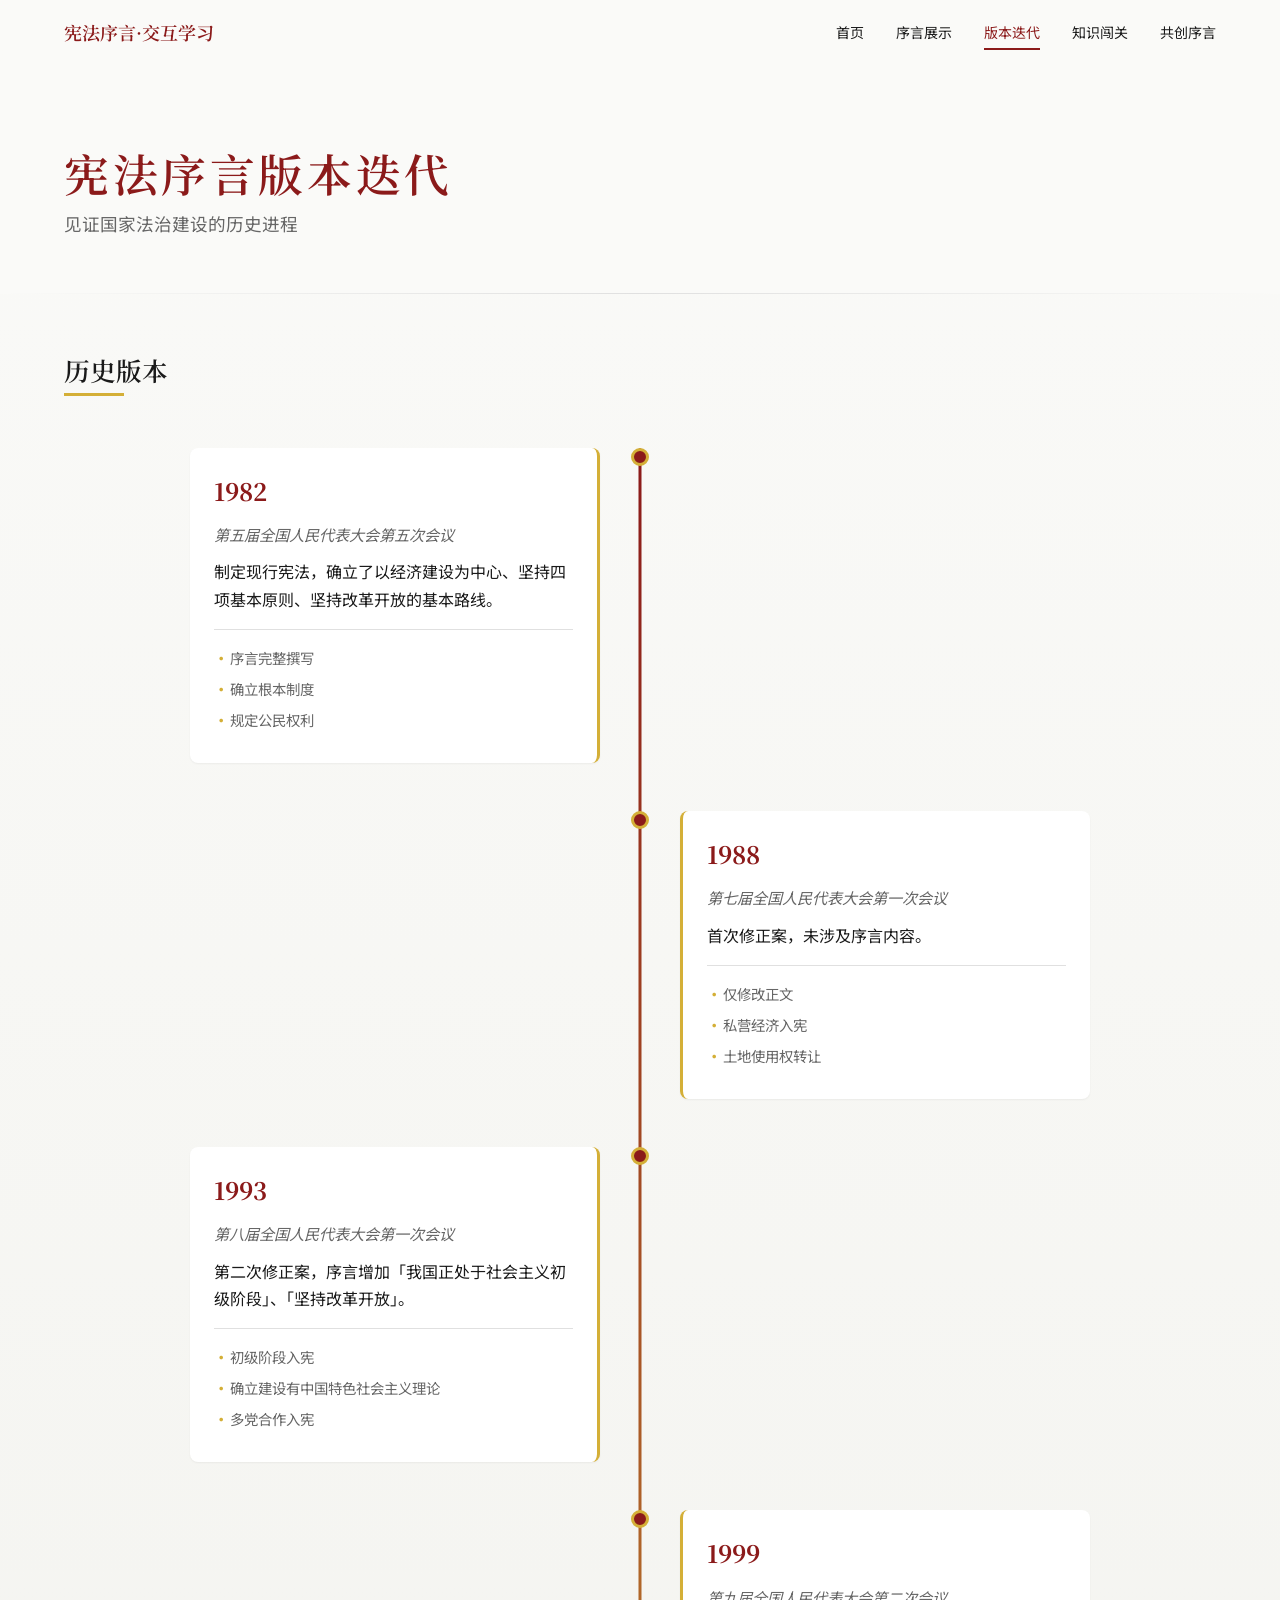
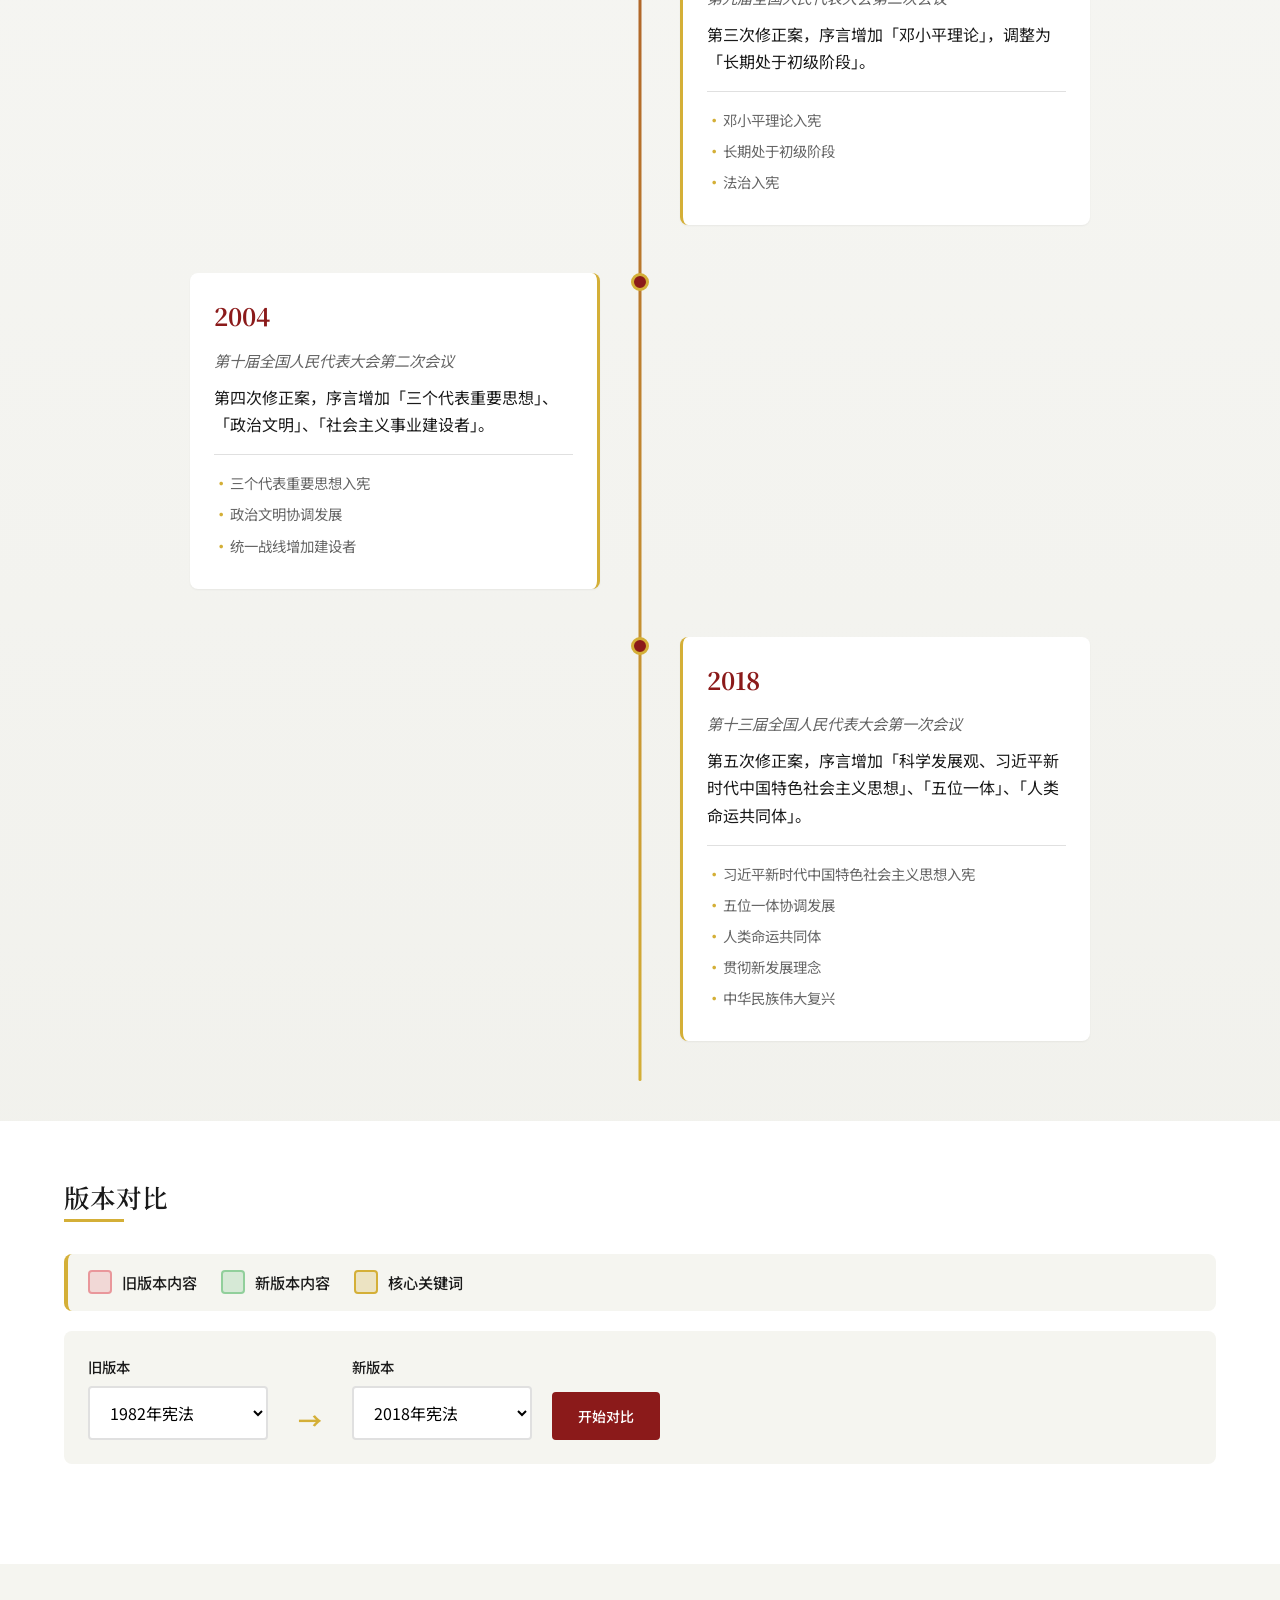
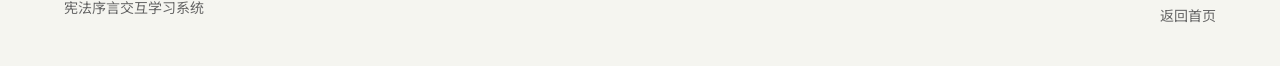
<file: versions.html>
<!DOCTYPE html>
<html lang="zh-CN">
<head>
    <meta charset="UTF-8">
    <meta name="viewport" content="width=device-width, initial-scale=1.0">
    <title>宪法序言版本迭代 - 交互学习</title>
    <link rel="stylesheet" href="css/variables.css">
    <link rel="stylesheet" href="css/base.css">
    <link rel="stylesheet" href="css/components.css">
    <link rel="stylesheet" href="css/versions.css">
</head>
<body>
    <div class="page-wrapper">
        <!-- 导航栏 -->
        <nav class="navbar" id="navbar">
            <div class="navbar-inner">
                <a href="index.html" class="navbar-brand">宪法序言·交互学习</a>
                <button class="navbar-toggle" aria-label="菜单" id="navToggle">
                    <span></span>
                    <span></span>
                    <span></span>
                </button>
                <ul class="navbar-nav" id="navLinks">
                    <li><a href="index.html" class="navbar-link">首页</a></li>
                    <li><a href="preamble.html" class="navbar-link">序言展示</a></li>
                    <li><a href="versions.html" class="navbar-link active">版本迭代</a></li>
                    <li><a href="quiz.html" class="navbar-link">知识闯关</a></li>
                    <li><a href="co-create.html" class="navbar-link">共创序言</a></li>
                </ul>
            </div>
        </nav>

        <!-- 主要内容 -->
        <main class="main-content versions-page">
            <!-- 标题区 -->
            <div class="versions-header">
                <div class="container">
                    <h1 class="versions-title">宪法序言版本迭代</h1>
                    <p class="versions-subtitle">见证国家法治建设的历史进程</p>
                </div>
            </div>

            <!-- 时间轴 -->
            <section class="timeline-section">
                <div class="container">
                    <h2 class="section-title">历史版本</h2>
                    <div class="timeline" id="timeline">
                    </div>
                </div>
            </section>

            <!-- 版本对比 -->
            <section class="compare-section">
                <div class="container">
                    <h2 class="section-title">版本对比</h2>
                    
                    <!-- 颜色图例 -->
                    <div class="diff-legend">
                        <div class="legend-item">
                            <span class="legend-color legend-old"></span>
                            <span class="legend-text">旧版本内容</span>
                        </div>
                        <div class="legend-item">
                            <span class="legend-color legend-new"></span>
                            <span class="legend-text">新版本内容</span>
                        </div>
                        <div class="legend-item">
                            <span class="legend-color legend-keyword"></span>
                            <span class="legend-text">核心关键词</span>
                        </div>
                    </div>
                    
                    <div class="compare-controls">
                        <div class="compare-select-group">
                            <label for="version1">旧版本</label>
                            <select id="version1" class="version-select">
                            </select>
                        </div>
                        <div class="compare-icon">→</div>
                        <div class="compare-select-group">
                            <label for="version2">新版本</label>
                            <select id="version2" class="version-select">
                            </select>
                        </div>
                        <button id="compareBtn" class="btn btn-primary">开始对比</button>
                    </div>
                    
                    <div class="compare-result" id="compareResult">
                    </div>
                </div>
            </section>
        </main>

        <!-- 页脚 -->
        <footer class="footer">
            <div class="footer-inner">
                <p class="footer-text">宪法序言交互学习系统</p>
                <div class="footer-links">
                    <a href="index.html" class="footer-link">返回首页</a>
                </div>
            </div>
        </footer>
    </div>

    <script src="js/main.js"></script>
    <script src="js/versions.js"></script>
</body>
</html>
</file>
<file: css/variables.css>
:root {
  --color-primary: #8B1A1A;
  --color-primary-dark: #6B1515;
  --color-secondary: #D4AF37;
  --color-secondary-light: #E8C967;
  --color-bg: #FAFAF8;
  --color-bg-alt: #F5F5F0;
  --color-text: #1A1A1A;
  --color-text-muted: #666666;
  --color-text-light: #999999;
  --color-border: #E0E0E0;
  --color-success: #2E7D32;
  --color-error: #C62828;
  --color-warning: #F9A825;

  --color-diff-add: #E8F5E9;
  --color-diff-remove: #FFEBEE;
  --color-diff-change: #FFF8E1;

  --font-display: 'Noto Serif SC', 'Source Han Serif SC', Georgia, serif;
  --font-body: 'Noto Sans SC', 'Source Han Sans SC', 'PingFang SC', Microsoft YaHei, sans-serif;

  --text-xs: 0.75rem;
  --text-sm: 0.875rem;
  --text-base: 1rem;
  --text-lg: 1.125rem;
  --text-xl: 1.5rem;
  --text-2xl: 2rem;
  --text-3xl: 3rem;

  --space-1: 0.25rem;
  --space-2: 0.5rem;
  --space-3: 0.75rem;
  --space-4: 1rem;
  --space-6: 1.5rem;
  --space-8: 2rem;
  --space-12: 3rem;
  --space-16: 4rem;

  --shadow-sm: 0 1px 2px rgba(0, 0, 0, 0.05);
  --shadow-md: 0 4px 6px rgba(0, 0, 0, 0.07);
  --shadow-lg: 0 10px 15px rgba(0, 0, 0, 0.1);

  --transition-fast: 150ms ease;
  --transition-base: 200ms ease;
  --transition-slow: 400ms ease;

  --radius-sm: 4px;
  --radius-md: 8px;
  --radius-lg: 12px;

  --navbar-height: 64px;
  --container-max: 1200px;
  --content-max: 720px;
}

@media (max-width: 768px) {
  :root {
    --navbar-height: 56px;
    --text-3xl: 2rem;
    --text-2xl: 1.5rem;
  }
}
</file>
<file: css/base.css>
@import url('https://fonts.googleapis.com/css2?family=Noto+Sans+SC:wght@300;400;500;700&family=Noto+Serif+SC:wght@400;600;700&display=swap');

*, *::before, *::after {
  box-sizing: border-box;
  margin: 0;
  padding: 0;
}

html {
  font-size: 16px;
  scroll-behavior: smooth;
  -webkit-font-smoothing: antialiased;
  -moz-osx-font-smoothing: grayscale;
}

body {
  font-family: var(--font-body);
  font-size: var(--text-base);
  line-height: 1.6;
  color: var(--color-text);
  background-color: var(--color-bg);
  min-height: 100vh;
}

h1, h2, h3, h4, h5, h6 {
  font-family: var(--font-display);
  font-weight: 600;
  line-height: 1.3;
  color: var(--color-text);
}

h1 { font-size: var(--text-3xl); }
h2 { font-size: var(--text-2xl); }
h3 { font-size: var(--text-xl); }
h4 { font-size: var(--text-lg); }

p {
  margin-bottom: var(--space-4);
}

a {
  color: var(--color-primary);
  text-decoration: none;
  transition: color var(--transition-fast);
}

a:hover {
  color: var(--color-primary-dark);
}

img {
  max-width: 100%;
  height: auto;
  display: block;
}

button {
  font-family: inherit;
  font-size: inherit;
  cursor: pointer;
  border: none;
  background: none;
}

input, textarea, select {
  font-family: inherit;
  font-size: inherit;
}

ul, ol {
  list-style: none;
}

.sr-only {
  position: absolute;
  width: 1px;
  height: 1px;
  padding: 0;
  margin: -1px;
  overflow: hidden;
  clip: rect(0, 0, 0, 0);
  white-space: nowrap;
  border: 0;
}

.container {
  width: 100%;
  max-width: var(--container-max);
  margin: 0 auto;
  padding: 0 var(--space-6);
}

.text-display {
  font-family: var(--font-display);
}

.text-body {
  font-family: var(--font-body);
}

.text-muted {
  color: var(--color-text-muted);
}

.text-center {
  text-align: center;
}

.text-primary {
  color: var(--color-primary);
}

.text-secondary {
  color: var(--color-secondary);
}

.flex {
  display: flex;
}

.flex-col {
  flex-direction: column;
}

.items-center {
  align-items: center;
}

.justify-between {
  justify-content: space-between;
}

.gap-2 { gap: var(--space-2); }
.gap-4 { gap: var(--space-4); }
.gap-6 { gap: var(--space-6); }
.gap-8 { gap: var(--space-8); }

.mt-4 { margin-top: var(--space-4); }
.mt-6 { margin-top: var(--space-6); }
.mt-8 { margin-top: var(--space-8); }
.mb-4 { margin-bottom: var(--space-4); }
.mb-6 { margin-bottom: var(--space-6); }
.mb-8 { margin-bottom: var(--space-8); }

.section {
  padding: var(--space-16) 0;
}

@media (prefers-reduced-motion: reduce) {
  *, *::before, *::after {
    animation-duration: 0.01ms !important;
    animation-iteration-count: 1 !important;
    transition-duration: 0.01ms !important;
  }
  html {
    scroll-behavior: auto;
  }
}
</file>
<file: css/components.css>
.navbar {
  position: fixed;
  top: 0;
  left: 0;
  right: 0;
  height: var(--navbar-height);
  background: rgba(250, 250, 248, 0.9);
  backdrop-filter: blur(10px);
  -webkit-backdrop-filter: blur(10px);
  z-index: 1000;
  transition: box-shadow var(--transition-base);
}

.navbar.scrolled {
  box-shadow: var(--shadow-md);
}

.navbar-inner {
  display: flex;
  align-items: center;
  justify-content: space-between;
  height: 100%;
  max-width: var(--container-max);
  margin: 0 auto;
  padding: 0 var(--space-6);
}

.navbar-brand {
  font-family: var(--font-display);
  font-size: var(--text-lg);
  font-weight: 600;
  color: var(--color-primary);
  text-decoration: none;
}

.navbar-nav {
  display: flex;
  gap: var(--space-8);
}

.navbar-link {
  position: relative;
  font-size: var(--text-sm);
  color: var(--color-text);
  text-decoration: none;
  padding: var(--space-2) 0;
  transition: color var(--transition-fast);
}

.navbar-link::after {
  content: '';
  position: absolute;
  bottom: 0;
  left: 0;
  width: 0;
  height: 2px;
  background: var(--color-primary);
  transition: width var(--transition-base);
}

.navbar-link:hover {
  color: var(--color-primary);
}

.navbar-link:hover::after {
  width: 100%;
}

.navbar-link.active {
  color: var(--color-primary);
}

.navbar-link.active::after {
  width: 100%;
}

.navbar-toggle {
  display: none;
  width: 32px;
  height: 32px;
  flex-direction: column;
  justify-content: center;
  align-items: center;
  gap: 6px;
  cursor: pointer;
}

.navbar-toggle span {
  display: block;
  width: 24px;
  height: 2px;
  background: var(--color-text);
  transition: transform var(--transition-fast);
}

.navbar-toggle.active span:nth-child(1) {
  transform: rotate(45deg) translate(5px, 5px);
}

.navbar-toggle.active span:nth-child(2) {
  opacity: 0;
}

.navbar-toggle.active span:nth-child(3) {
  transform: rotate(-45deg) translate(6px, -6px);
}

@media (max-width: 768px) {
  .navbar-toggle {
    display: flex;
  }

  .navbar-nav {
    position: fixed;
    top: var(--navbar-height);
    left: 0;
    right: 0;
    background: var(--color-bg);
    flex-direction: column;
    padding: var(--space-6);
    gap: var(--space-4);
    box-shadow: var(--shadow-md);
    transform: translateY(-100%);
    opacity: 0;
    visibility: hidden;
    transition: transform var(--transition-base), opacity var(--transition-base);
  }

  .navbar-nav.open {
    transform: translateY(0);
    opacity: 1;
    visibility: visible;
  }

  .navbar-link {
    font-size: var(--text-base);
    padding: var(--space-3) 0;
  }
}

.btn {
  display: inline-flex;
  align-items: center;
  justify-content: center;
  gap: var(--space-2);
  padding: var(--space-3) var(--space-6);
  font-size: var(--text-sm);
  font-weight: 500;
  border-radius: var(--radius-sm);
  transition: background-color var(--transition-fast), border-color var(--transition-fast), color var(--transition-fast);
  cursor: pointer;
  text-decoration: none;
}

.btn-primary {
  background: var(--color-primary);
  color: white;
  border: 2px solid var(--color-primary);
}

.btn-primary:hover {
  background: var(--color-primary-dark);
  border-color: var(--color-primary-dark);
  color: white;
}

.btn-secondary {
  background: transparent;
  color: var(--color-secondary);
  border: 2px solid var(--color-secondary);
}

.btn-secondary:hover {
  background: var(--color-secondary);
  color: var(--color-text);
}

.btn-ghost {
  background: transparent;
  color: var(--color-text);
  border: 2px solid var(--color-border);
}

.btn-ghost:hover {
  border-color: var(--color-text);
  color: var(--color-text);
}

.btn-sm {
  padding: var(--space-2) var(--space-4);
  font-size: var(--text-xs);
}

.btn-lg {
  padding: var(--space-4) var(--space-8);
  font-size: var(--text-base);
}

.btn:disabled {
  opacity: 0.5;
  cursor: not-allowed;
}

.footer {
  background: var(--color-bg-alt);
  padding: var(--space-8) 0;
  margin-top: auto;
}

.footer-inner {
  max-width: var(--container-max);
  margin: 0 auto;
  padding: 0 var(--space-6);
  display: flex;
  justify-content: space-between;
  align-items: center;
}

.footer-text {
  font-size: var(--text-sm);
  color: var(--color-text-muted);
}

.footer-links {
  display: flex;
  gap: var(--space-6);
}

.footer-link {
  font-size: var(--text-sm);
  color: var(--color-text-muted);
}

.footer-link:hover {
  color: var(--color-primary);
}

@media (max-width: 768px) {
  .footer-inner {
    flex-direction: column;
    gap: var(--space-4);
    text-align: center;
  }
}

.page-wrapper {
  display: flex;
  flex-direction: column;
  min-height: 100vh;
}

.main-content {
  flex: 1;
  padding-top: var(--navbar-height);
}

.highlight {
  border-bottom: 2px solid var(--color-secondary);
  padding-bottom: 1px;
}

.badge {
  display: inline-flex;
  align-items: center;
  gap: var(--space-1);
  padding: var(--space-1) var(--space-3);
  font-size: var(--text-xs);
  font-weight: 500;
  border-radius: 999px;
  background: var(--color-secondary);
  color: var(--color-text);
}

.card {
  background: white;
  border-radius: var(--radius-md);
  padding: var(--space-6);
  box-shadow: var(--shadow-sm);
  border: 1px solid var(--color-border);
}

.card-hover {
  transition: box-shadow var(--transition-base), border-color var(--transition-base);
}

.card-hover:hover {
  box-shadow: var(--shadow-md);
  border-color: var(--color-secondary);
}

@keyframes fadeInUp {
  from {
    opacity: 0;
    transform: translateY(20px);
  }
  to {
    opacity: 1;
    transform: translateY(0);
  }
}

.fade-in-up {
  animation: fadeInUp var(--transition-slow) ease forwards;
}

@keyframes scaleIn {
  from {
    opacity: 0;
    transform: scale(0.8);
  }
  to {
    opacity: 1;
    transform: scale(1);
  }
}

.scale-in {
  animation: scaleIn var(--transition-base) ease forwards;
}
</file>
<file: css/index.css>
:root {
  --color-primary: #7A1616;
  --color-primary-light: #9A2626;
  --color-primary-dark: #5A0F0F;
  --color-secondary: #C9A227;
  --color-secondary-light: #D4B84E;
  --color-secondary-dark: #A68420;
  --color-bg: #FAFAF8;
  --color-bg-alt: #F5F5F0;
  --color-text: #1A1A1A;
  --color-text-muted: #6B6B6B;
  --color-border: #E5E5E5;
  --shadow-sm: 0 2px 8px rgba(0, 0, 0, 0.06);
  --shadow-md: 0 4px 16px rgba(0, 0, 0, 0.08);
  --shadow-lg: 0 8px 32px rgba(0, 0, 0, 0.12);
  --shadow-xl: 0 12px 48px rgba(0, 0, 0, 0.16);
  --radius-sm: 8px;
  --radius-md: 12px;
  --radius-lg: 16px;
  --radius-xl: 24px;
  --space-4: 16px;
  --space-5: 20px;
  --space-6: 24px;
  --space-8: 32px;
  --space-10: 40px;
  --space-12: 48px;
  --space-16: 64px;
  --space-20: 80px;
  --space-24: 96px;
  --transition-fast: 0.2s ease;
  --transition-base: 0.3s ease;
  --transition-slow: 0.5s ease;
  --font-display: 'Noto Serif SC', serif;
  --font-body: 'Noto Sans SC', sans-serif;
}

.hero {
  min-height: 85vh;
  display: flex;
  align-items: center;
  position: relative;
  overflow: hidden;
  background: linear-gradient(180deg, var(--color-bg) 0%, #F8F6F3 100%);
}

.hero-bg {
  position: absolute;
  top: 0;
  left: 0;
  right: 0;
  bottom: 0;
  pointer-events: none;
  overflow: hidden;
}

.hero-stripes {
  position: absolute;
  top: 0;
  right: 0;
  width: 200px;
  height: 100%;
  display: flex;
  gap: 8px;
  opacity: 0.2;
}

.hero-stripe {
  width: 3px;
  height: 100%;
  background: linear-gradient(180deg, var(--color-secondary) 0%, rgba(201, 162, 39, 0.3) 50%, transparent 100%);
}

.hero-orb {
  position: absolute;
  border-radius: 50%;
  filter: blur(80px);
  opacity: 0.5;
}

.hero-orb-1 {
  width: 600px;
  height: 600px;
  background: radial-gradient(circle, rgba(122, 22, 22, 0.25) 0%, rgba(122, 22, 22, 0.08) 50%, transparent 70%);
  top: -250px;
  right: -100px;
  animation: orbFloat 20s ease-in-out infinite;
}

.hero-orb-2 {
  width: 500px;
  height: 500px;
  background: radial-gradient(circle, rgba(201, 162, 39, 0.2) 0%, rgba(201, 162, 39, 0.05) 50%, transparent 70%);
  bottom: -200px;
  left: -150px;
  animation: orbFloat 25s ease-in-out infinite;
  animation-delay: -8s;
}

.hero-orb-3 {
  width: 400px;
  height: 400px;
  background: radial-gradient(circle, rgba(122, 22, 22, 0.15) 0%, rgba(122, 22, 22, 0.03) 50%, transparent 70%);
  top: 20%;
  left: 5%;
  animation: orbFloat 30s ease-in-out infinite;
  animation-delay: -15s;
}

@keyframes orbFloat {
  0%, 100% {
    transform: translate(0, 0) scale(1);
    opacity: 0.5;
  }
  25% {
    transform: translate(30px, -40px) scale(1.05);
    opacity: 0.6;
  }
  50% {
    transform: translate(-20px, 20px) scale(0.95);
    opacity: 0.4;
  }
  75% {
    transform: translate(40px, 30px) scale(1.08);
    opacity: 0.55;
  }
}

.hero-bg-circle {
  position: absolute;
  border: 1px solid rgba(201, 162, 39, 0.12);
  border-radius: 50%;
  pointer-events: none;
}

.hero-bg-circle-1 {
  width: 450px;
  height: 450px;
  top: -80px;
  right: -80px;
  animation: circlePulse 12s ease-in-out infinite;
}

.hero-bg-circle-2 {
  width: 280px;
  height: 280px;
  top: 15%;
  right: 0;
  animation: circlePulse 12s ease-in-out infinite;
  animation-delay: -4s;
}

@keyframes circlePulse {
  0%, 100% {
    transform: scale(1);
    opacity: 0.4;
  }
  50% {
    transform: scale(1.08);
    opacity: 0.7;
  }
}

.hero-bg-line {
  position: absolute;
  height: 1px;
  background: linear-gradient(90deg, transparent, rgba(201, 162, 39, 0.25), transparent);
  pointer-events: none;
}

.hero-bg-line-1 {
  width: 250px;
  top: 25%;
  right: 5%;
  transform: rotate(-25deg);
  animation: lineSlide 10s ease-in-out infinite;
}

.hero-bg-line-2 {
  width: 180px;
  top: 45%;
  right: 15%;
  transform: rotate(-12deg);
  animation: lineSlide 10s ease-in-out infinite;
  animation-delay: -5s;
}

@keyframes lineSlide {
  0%, 100% {
    transform: rotate(-25deg) translateX(0);
    opacity: 0.3;
  }
  50% {
    transform: rotate(-25deg) translateX(40px);
    opacity: 0.7;
  }
}

.hero-dots {
  position: absolute;
  top: 0;
  left: 0;
  right: 0;
  bottom: 0;
  overflow: hidden;
}

@keyframes dotFloat {
  0%, 100% {
    transform: translateY(0) scale(1);
    opacity: 0.3;
  }
  50% {
    transform: translateY(-30px) scale(1.2);
    opacity: 0.6;
  }
}

.hero-inner {
  display: flex;
  align-items: center;
  justify-content: space-between;
  position: relative;
  z-index: 2;
  gap: var(--space-10);
  padding-left: 5%;
}

.hero-content {
  flex: 1;
  max-width: 580px;
  position: relative;
  z-index: 2;
}

.hero-badge {
  display: inline-block;
  padding: 12px 28px;
  background: linear-gradient(135deg, rgba(122, 22, 22, 0.12) 0%, rgba(201, 162, 39, 0.12) 100%);
  border: 1px solid rgba(122, 22, 22, 0.25);
  border-radius: 999px;
  font-size: 0.95rem;
  color: var(--color-primary);
  margin-bottom: var(--space-6);
  font-weight: 500;
  letter-spacing: 0.05em;
}

.hero-title {
  font-family: var(--font-display);
  font-size: clamp(3.5rem, 7vw, 5rem);
  color: var(--color-primary);
  margin-bottom: var(--space-5);
  letter-spacing: 0.08em;
  font-weight: 700;
  line-height: 1.1;
  text-shadow: 0 2px 20px rgba(122, 22, 22, 0.1);
}

.hero-subtitle {
  font-family: var(--font-display);
  font-size: clamp(1.3rem, 2.5vw, 1.7rem);
  color: var(--color-text);
  margin-bottom: var(--space-5);
  font-weight: 400;
  letter-spacing: 0.03em;
}

.hero-desc {
  font-size: var(--text-lg);
  color: var(--color-text-muted);
  max-width: 500px;
  line-height: 1.9;
  margin-bottom: var(--space-8);
}

.hero-btn {
  font-size: var(--text-base);
  padding: 16px 36px;
  font-weight: 600;
  letter-spacing: 0.05em;
}

.hero-decoration {
  position: relative;
  flex-shrink: 0;
}

.hero-emblem-wrapper {
  position: relative;
  display: flex;
  align-items: center;
  justify-content: center;
  margin-left: -8%;
}

.hero-emblem-glow {
  position: absolute;
  width: 380px;
  height: 380px;
  background: radial-gradient(circle, rgba(201, 162, 39, 0.3) 0%, rgba(201, 162, 39, 0.1) 50%, transparent 70%);
  border-radius: 50%;
  animation: glowPulse 3s ease-in-out infinite;
}

@keyframes glowPulse {
  0%, 100% {
    opacity: 0.6;
    transform: scale(1);
  }
  50% {
    opacity: 1;
    transform: scale(1.15);
  }
}

.hero-emblem {
  width: 250px;
  height: 250px;
  color: var(--color-secondary);
  animation: float 4s ease-in-out infinite, rotateSlow 40s linear infinite;
  filter: drop-shadow(0 0 35px rgba(201, 162, 39, 0.5));
  transition: filter 0.3s ease;
}

@keyframes float {
  0%, 100% {
    transform: translateY(0);
  }
  50% {
    transform: translateY(-18px);
  }
}

.hero-title-row {
  display: flex;
  align-items: center;
  gap: 24px;
}

.hero-seal {
  width: 80px;
  height: 80px;
  opacity: 0;
  animation: sealFadeIn 2.5s ease-out 0.6s forwards;
}

.hero-seal svg {
  width: 100%;
  height: 100%;
  color: rgba(122, 22, 22, 0.7);
}

@keyframes sealFadeIn {
  0% {
    opacity: 0;
    transform: scale(0.5);
    filter: blur(4px);
  }
  50% {
    opacity: 0.5;
    transform: scale(1.05);
    filter: blur(1px);
  }
  100% {
    opacity: 1;
    transform: scale(1);
    filter: blur(0);
  }
}

@media (max-width: 1024px) {
  .hero-inner {
    flex-direction: column;
    text-align: center;
  }
  
  .hero-content {
    max-width: 100%;
  }
  
  .hero-desc {
    max-width: 100%;
  }
  
  .hero-emblem {
    width: 180px;
    height: 180px;
  }
}

@media (max-width: 768px) {
  .hero-emblem {
    width: 150px;
    height: 150px;
  }
}

.modules {
  padding: var(--space-20) 0;
  background: var(--color-bg-alt);
}

.modules-inner {
  max-width: 1400px;
  margin: 0 auto;
}

.modules-title {
  font-family: var(--font-display);
  font-size: 2rem;
  color: var(--color-primary);
  margin-bottom: var(--space-12);
  letter-spacing: 0.1em;
  text-align: center;
}

.module-grid {
  display: grid;
  grid-template-columns: repeat(4, 1fr);
  gap: var(--space-8);
}

.module-card {
  background: white;
  border-radius: var(--radius-lg);
  padding: var(--space-8);
  position: relative;
  transition: all 0.5s cubic-bezier(0.25, 0.46, 0.45, 0.94);
  overflow: hidden;
  display: flex;
  flex-direction: column;
  min-height: 320px;
  cursor: pointer;
  border: 1px solid var(--color-border);
}

.module-card::before {
  content: '';
  position: absolute;
  top: 0;
  left: 0;
  right: 0;
  height: 4px;
  background: linear-gradient(90deg, var(--color-primary), var(--color-secondary));
  transform: scaleX(0);
  transform-origin: left;
  transition: transform 0.4s ease;
}

.module-card:hover::before {
  transform: scaleX(1);
}

.module-card:hover {
  transform: translateY(-6px);
  box-shadow: var(--shadow-lg);
}

.module-icon {
  width: 56px;
  height: 56px;
  display: flex;
  align-items: center;
  justify-content: center;
  background: linear-gradient(135deg, rgba(122, 22, 22, 0.1) 0%, rgba(201, 162, 39, 0.1) 100%);
  border-radius: var(--radius-md);
  color: var(--color-primary);
  margin-bottom: var(--space-5);
  transition: all 0.4s ease;
  border: 1px solid rgba(122, 22, 22, 0.1);
}

.module-icon svg {
  width: 26px;
  height: 26px;
}

.module-card:hover .module-icon {
  background: linear-gradient(135deg, rgba(122, 22, 22, 0.2) 0%, rgba(201, 162, 39, 0.2) 100%);
  transform: scale(1.05);
}

.module-number {
  font-family: var(--font-display);
  font-size: 0.85rem;
  color: var(--color-secondary);
  font-weight: 600;
  margin-bottom: var(--space-3);
  letter-spacing: 0.1em;
}

.module-title {
  font-size: var(--text-xl);
  font-weight: 600;
  margin-bottom: var(--space-4);
  color: var(--color-text);
}

.module-desc {
  font-size: var(--text-base);
  color: var(--color-text-muted);
  line-height: 1.8;
  flex-grow: 1;
}

.cta {
  padding: var(--space-24) 0;
  position: relative;
  overflow: hidden;
}

.cta-bg {
  position: absolute;
  top: 0;
  left: 0;
  right: 0;
  bottom: 0;
  background: linear-gradient(135deg, var(--color-primary) 0%, var(--color-primary-dark) 50%, #4A0C0C 100%);
  background-size: 200% 200%;
  animation: ctaGradient 15s ease infinite;
}

@keyframes ctaGradient {
  0% {
    background-position: 0% 50%;
  }
  50% {
    background-position: 100% 50%;
  }
  100% {
    background-position: 0% 50%;
  }
}

.cta-bg::before {
  content: '';
  position: absolute;
  top: 0;
  left: 0;
  right: 0;
  bottom: 0;
  background: url("data:image/svg+xml,%3Csvg width='60' height='60' viewBox='0 0 60 60' xmlns='http://www.w3.org/2000/svg'%3E%3Cg fill='none' fill-rule='evenodd'%3E%3Cg fill='%23ffffff' fill-opacity='0.03'%3E%3Cpath d='M36 34v-4h-2v4h-4v2h4v4h2v-4h4v-2h-4zm0-30V0h-2v4h-4v2h4v4h2V6h4V4h-4zM6 34v-4H4v4H0v2h4v4h2v-4h4v-2H6zM6 4V0H4v4H0v2h4v4h2V6h4V4H6z'/%3E%3C/g%3E%3C/g%3E%3C/svg%3E");
}

.cta-inner {
  display: flex;
  align-items: center;
  justify-content: space-between;
  gap: var(--space-10);
  position: relative;
  z-index: 2;
}

.cta-content {
  flex: 1;
}

.cta-title {
  font-size: 2.5rem;
  color: white;
  margin-bottom: var(--space-4);
  font-weight: 600;
}

.cta-text {
  font-size: var(--text-lg);
  color: rgba(255, 255, 255, 0.85);
  margin-bottom: 0;
}

.cta-btn {
  padding: 16px 40px;
  font-size: var(--text-lg);
  font-weight: 600;
  background: white;
  color: var(--color-primary);
  border: none;
  border-radius: var(--radius-md);
  transition: all var(--transition-base);
  box-shadow: 0 8px 32px rgba(0, 0, 0, 0.2);
}

.cta-btn:hover {
  transform: translateY(-3px);
  box-shadow: 0 12px 48px rgba(0, 0, 0, 0.3);
}

@media (max-width: 1024px) {
  .hero-inner {
    flex-direction: column;
    text-align: center;
    padding-left: 0;
    gap: var(--space-8);
  }
  
  .hero-content {
    max-width: 100%;
    display: flex;
    flex-direction: column;
    align-items: center;
  }
  
  .hero-desc {
    max-width: 100%;
  }
  
  .hero-emblem {
    width: 200px;
    height: 200px;
  }
  
  .hero-emblem-glow {
    width: 300px;
    height: 300px;
  }
  
  .hero-emblem-wrapper {
    margin-left: 0;
  }
  
  .hero-seal {
    width: 70px;
    height: 70px;
  }
  
  .module-grid {
    grid-template-columns: repeat(2, 1fr);
  }
}

@media (max-width: 768px) {
  .hero-emblem {
    width: 160px;
    height: 160px;
  }
  
  .hero-emblem-glow {
    width: 240px;
    height: 240px;
  }
  
  .hero-seal {
    width: 55px;
    height: 55px;
  }
  
  .module-grid {
    grid-template-columns: 1fr;
  }
}
</file>
<file: css/preamble.css>
/* 宪法序言展示页样式 */
.preamble-page {
    min-height: 100vh;
    background: linear-gradient(180deg, #FAFAF8 0%, #F5F5F0 100%);
}

/* 标题区 */
.preamble-header {
    padding: 80px 0 60px;
    background: #FAFAF8;
    position: relative;
    overflow: hidden;
}

.preamble-header::after {
    content: '';
    position: absolute;
    top: -50px;
    right: 0;
    width: 300px;
    height: 300px;
    background: radial-gradient(circle, rgba(139, 26, 26, 0.08) 0%, transparent 70%);
    pointer-events: none;
}

.preamble-title {
    font-family: var(--font-display);
    font-size: clamp(2.5rem);
    color: var(--color-primary);
    margin-bottom: 8px;
    letter-spacing: 0.1em;
}

.preamble-subtitle {
    font-size: 1.2rem;
    color: var(--color-text);
    margin-bottom: 12px;
    font-weight: 500;
}

.preamble-version {
    font-size: 0.9rem;
    color: var(--color-text-muted);
    font-family: var(--font-display);
    letter-spacing: 0.02em;
}

/* 非对称布局容器 */
.preamble-container {
    padding: 40px 0 80px;
}

.preamble-container .container {
    display: grid;
    grid-template-columns: 240px 1fr;
    gap: 60px;
    align-items: flex-start;
    max-width: 1200px;
}

/* 左侧侧边栏 */
.preamble-sidebar {
    position: sticky;
    top: calc(var(--navbar-height) + 40px);
}

.preamble-sidebar-content {
    background: white;
    border-left: 3px solid var(--color-secondary);
    border-radius: var(--radius-md);
    padding: 24px;
    box-shadow: var(--shadow-sm);
}

.sidebar-title {
    font-family: var(--font-display);
    font-size: 1rem;
    color: var(--color-primary);
    margin-bottom: 16px;
    padding-bottom: 12px;
    border-bottom: 1px solid var(--color-border);
}

.sidebar-nav {
    list-style: none;
    padding: 0;
    margin: 0;
}

.sidebar-nav li {
    margin-bottom: 8px;
}

.sidebar-nav a {
    display: block;
    padding: 8px 12px;
    color: var(--color-text-muted);
    text-decoration: none;
    border-left: 2px solid transparent;
    transition: all var(--transition-fast);
    font-size: 0.9rem;
    line-height: 1.4;
}

.sidebar-nav a:hover {
    color: var(--color-primary);
    background: rgba(139, 26, 26, 0.05);
    border-left-color: var(--color-secondary);
}

.sidebar-nav a.active {
    color: var(--color-primary);
    background: rgba(139, 26, 26, 0.08);
    border-left-color: var(--color-primary);
    font-weight: 500;
}

/* 右侧正文区 */
.preamble-content {
    background: white;
    padding: 48px 60px 48px 48px;
    border-radius: var(--radius-md);
    box-shadow: var(--shadow-sm);
    position: relative;
    overflow: hidden;
}

.preamble-content::before {
    content: '';
    position: absolute;
    top: 0;
    right: 0;
    width: 40px;
    height: 100%;
    background: linear-gradient(90deg, transparent 0%, rgba(212, 175, 55, 0.08) 50%, rgba(212, 175, 55, 0.12) 100%);
    pointer-events: none;
}

/* 段落样式 */
.preamble-paragraph {
    margin-bottom: 32px;
    position: relative;
    padding-left: 20px;
    opacity: 0;
    transform: translateY(30px);
    transition: all var(--transition-slow);
}

.preamble-paragraph.visible {
    opacity: 1;
    transform: translateY(0);
}

.preamble-paragraph:last-child {
    margin-bottom: 0;
}

.preamble-paragraph::before {
    content: '';
    position: absolute;
    left: -20px;
    top: 8px;
    width: 6px;
    height: 6px;
    background: var(--color-primary);
    border-radius: 50%;
}

.preamble-paragraph::after {
    content: '';
    position: absolute;
    left: -23px;
    top: 20px;
    width: 2px;
    height: calc(100% - 24px);
    background: linear-gradient(180deg, rgba(139, 26, 26, 0.2) 0%, transparent 100%);
}

.preamble-paragraph:last-child::after {
    display: none;
}

.preamble-paragraph-text {
    font-size: 1.05rem;
    line-height: 2;
    color: var(--color-text);
    text-align: justify;
    text-justify: inter-character;
}

/* 关键词高亮 */
.highlight {
    background: rgba(212, 175, 55, 0.15);
    padding: 0.01em 0.15em;
    border-bottom: 2px solid var(--color-secondary);
    border-radius: 3px;
    color: #5a482c;
    font-weight: 500;
}

/* 段落编号 */
.paragraph-number {
    display: inline-block;
    font-family: var(--font-display);
    font-size: 0.85rem;
    color: var(--color-text-muted);
    font-weight: 600;
    margin-left: -32px;
    width: 28px;
    text-align: center;
    margin-bottom: 4px;
}

/* 响应式设计 */
@media (max-width: 968px) {
    .preamble-container .container {
        grid-template-columns: 1fr;
        gap: 32px;
    }

    .preamble-sidebar {
        position: static;
    }

    .preamble-content {
        padding: 32px;
    }

    .preamble-content::before {
        display: none;
    }
}

@media (max-width: 600px) {
    .preamble-header {
        padding: 60px 0 40px;
    }

    .preamble-title {
        font-size: 2rem;
    }

    .preamble-content {
        padding: 24px;
    }

    .preamble-paragraph-text {
        font-size: 1rem;
    }
}

/* 滚动进度指示器 */
.progress-indicator {
    position: fixed;
    top: 0;
    left: 0;
    right: 0;
    height: 3px;
    background: var(--color-secondary);
    width: 0;
    z-index: 9999;
    transition: width 0.1s;
}

/* 阅读统计 */
.reading-stats {
    background: var(--color-bg-alt);
    border-radius: var(--radius-sm);
    padding: 16px;
    margin-top: 24px;
    display: flex;
    justify-content: space-around;
    border-top: 1px solid var(--color-border);
}

.stat-item {
    text-align: center;
}

.stat-value {
    font-family: var(--font-display);
    font-size: 1.5rem;
    color: var(--color-primary);
    font-weight: 700;
}

.stat-label {
    font-size: 0.85rem;
    color: var(--color-text-muted);
    margin-top: 4px;
}
</file>
<file: css/quiz.css>
/* 知识闯关页样式 */
.quiz-page {
    min-height: 100vh;
    background: linear-gradient(180deg, #FAFAF8 0%, #F5F5F0 100%);
}

/* 隐藏类 */
.hidden {
    display: none !important;
}

/* 闯关首页 */
.quiz-start {
    min-height: calc(100vh - 200px);
    display: flex;
    align-items: center;
    padding: 80px 0;
}

.start-card {
    max-width: 500px;
    margin: 0 auto;
    background: white;
    border-radius: var(--radius-lg);
    padding: 48px;
    box-shadow: var(--shadow-md);
    text-align: center;
}

.start-title {
    font-family: var(--font-display);
    font-size: 2.4rem;
    color: var(--color-primary);
    margin-bottom: 16px;
}

.start-desc {
    font-size: 1.1rem;
    color: var(--color-text-muted);
    margin-bottom: 32px;
}

.start-info {
    display: flex;
    justify-content: center;
    gap: 48px;
    margin-bottom: 36px;
}

.info-item {
    text-align: center;
}

.info-value {
    display: block;
    font-family: var(--font-display);
    font-size: 2.8rem;
    font-weight: 700;
    color: var(--color-primary);
    line-height: 1;
}

.info-label {
    display: block;
    font-size: 0.9rem;
    color: var(--color-text-muted);
    margin-top: 8px;
}

/* 答题区 */
.quiz-play {
    padding: 40px 0 80px;
}

.quiz-progress {
    max-width: 700px;
    margin: 0 auto 32px;
    display: flex;
    align-items: center;
    gap: 24px;
}

.progress-bar {
    flex: 1;
    height: 8px;
    background: var(--color-border);
    border-radius: 999px;
    overflow: hidden;
}

.progress-fill {
    height: 100%;
    background: linear-gradient(90deg, var(--color-primary), var(--color-secondary));
    border-radius: 999px;
    width: 0%;
    transition: width var(--transition-base);
}

.progress-text {
    font-weight: 600;
    color: var(--color-text);
    min-width: 60px;
    text-align: center;
}

.quiz-timer {
    font-weight: 600;
    color: var(--color-primary);
    padding: 8px 16px;
    background: rgba(139, 26, 26, 0.08);
    border-radius: var(--radius-sm);
    min-width: 80px;
    text-align: center;
}

.quiz-timer.warning {
    color: var(--color-error);
    background: rgba(201, 42, 42, 0.08);
}

/* 题目卡片 */
.question-card {
    max-width: 700px;
    margin: 0 auto;
    background: white;
    border-radius: var(--radius-lg);
    padding: 36px;
    box-shadow: var(--shadow-md);
}

.question-header {
    margin-bottom: 20px;
}

.question-difficulty {
    display: inline-block;
    padding: 6px 14px;
    background: var(--color-bg-alt);
    border-radius: 999px;
    font-size: 0.85rem;
    font-weight: 600;
}

.question-difficulty.easy {
    color: var(--color-success);
    background: rgba(46, 125, 50, 0.1);
}

.question-difficulty.medium {
    color: var(--color-warning);
    background: rgba(249, 168, 37, 0.1);
}

.question-difficulty.hard {
    color: var(--color-primary);
    background: rgba(139, 26, 26, 0.1);
}

.question-text {
    font-size: 1.2rem;
    line-height: 1.7;
    color: var(--color-text);
    margin-bottom: 28px;
    font-weight: 500;
}

/* 选项样式 */
.options-container {
    display: flex;
    flex-direction: column;
    gap: 12px;
    margin-bottom: 24px;
}

.option-btn {
    width: 100%;
    text-align: left;
    padding: 14px 20px;
    background: white;
    border: 2px solid var(--color-border);
    border-radius: var(--radius-sm);
    font-family: inherit;
    font-size: 1rem;
    cursor: pointer;
    transition: all var(--transition-fast);
}

.option-btn:hover {
    border-color: var(--color-secondary);
    background: rgba(212, 175, 55, 0.05);
}

.option-btn.selected {
    border-color: var(--color-primary);
    background: rgba(139, 26, 26, 0.08);
}

.option-btn.correct {
    border-color: var(--color-success);
    background: var(--color-diff-add);
}

.option-btn.wrong {
    border-color: var(--color-error);
    background: var(--color-diff-remove);
}

/* 填空样式 */
.fill-container {
    margin-bottom: 24px;
}

.fill-input {
    width: 100%;
    padding: 14px 20px;
    border: 2px solid var(--color-border);
    border-radius: var(--radius-sm);
    font-family: inherit;
    font-size: 1rem;
    transition: border-color var(--transition-fast);
}

.fill-input:focus {
    outline: none;
    border-color: var(--color-primary);
}

.fill-input.correct {
    border-color: var(--color-success);
    background: var(--color-diff-add);
}

.fill-input.wrong {
    border-color: var(--color-error);
    background: var(--color-diff-remove);
}

/* 按钮区域 */
.question-actions {
    display: flex;
    gap: 16px;
    margin-bottom: 24px;
}

.question-actions .btn {
    flex: 1;
}

/* 答案反馈 */
.answer-feedback {
    padding: 20px;
    border-radius: var(--radius-sm);
    background: var(--color-bg-alt);
}

.answer-feedback.correct {
    background: var(--color-diff-add);
    border-left: 4px solid var(--color-success);
}

.answer-feedback.wrong {
    background: var(--color-diff-remove);
    border-left: 4px solid var(--color-error);
}

.feedback-title {
    font-weight: 600;
    margin-bottom: 8px;
}

.feedback-answer {
    color: var(--color-text-muted);
}

/* 得分显示 */
.score-display {
    max-width: 700px;
    margin: 24px auto 0;
    text-align: center;
    font-size: 1.1rem;
    color: var(--color-text-muted);
}

/* 结果页 */
.quiz-result {
    min-height: calc(100vh - 200px);
    display: flex;
    align-items: center;
    padding: 80px 0;
}

.result-card {
    max-width: 500px;
    margin: 0 auto;
    background: white;
    border-radius: var(--radius-lg);
    padding: 48px;
    box-shadow: var(--shadow-md);
    text-align: center;
}

.result-icon {
    width: 80px;
    height: 80px;
    margin: 0 auto 24px;
    border-radius: 50%;
    display: flex;
    align-items: center;
    justify-content: center;
    font-size: 40px;
}

.result-icon.success {
    background: var(--color-diff-add);
}

.result-icon.neutral {
    background: var(--color-bg-alt);
}

.result-icon.failure {
    background: var(--color-diff-remove);
}

.result-title {
    font-family: var(--font-display);
    font-size: 1.8rem;
    color: var(--color-text);
    margin-bottom: 24px;
}

.result-score {
    margin-bottom: 32px;
}

.final-score {
    font-family: var(--font-display);
    font-size: 4rem;
    font-weight: 700;
    color: var(--color-primary);
    line-height: 1;
}

.score-label {
    font-size: 1.1rem;
    color: var(--color-text-muted);
}

.result-stats {
    display: flex;
    flex-direction: column;
    gap: 12px;
    margin-bottom: 36px;
    padding: 20px;
    background: var(--color-bg-alt);
    border-radius: var(--radius-md);
}

.stat-row {
    display: flex;
    justify-content: space-between;
    font-size: 1rem;
}

.stat-label {
    color: var(--color-text-muted);
}

.stat-value {
    font-weight: 600;
    color: var(--color-text);
}

.result-actions {
    display: flex;
    gap: 16px;
}

.result-actions .btn {
    flex: 1;
}

/* 响应式 */
@media (max-width: 600px) {
    .start-card,
    .result-card,
    .question-card {
        padding: 24px;
    }

    .start-title {
        font-size: 2rem;
    }

    .quiz-progress {
        flex-wrap: wrap;
    }
}
</file>
<file: css/versions.css>
/* 版本迭代展示页样式 */
.versions-page {
    min-height: 100vh;
    background: linear-gradient(180deg, #FAFAF8 0%, #F0F0EB 100%);
}

/* 标题区 */
.versions-header {
    padding: 80px 0 40px;
    background: #FAFAF8;
    position: relative;
}

.versions-header::after {
    content: '';
    position: absolute;
    bottom: 0;
    left: 0;
    right: 0;
    height: 1px;
    background: linear-gradient(90deg, transparent, var(--color-border), transparent);
}

.versions-title {
    font-family: var(--font-display);
    font-size: clamp(2rem, 4vw, 2.8rem);
    color: var(--color-primary);
    margin-bottom: 8px;
    letter-spacing: 0.08em;
}

.versions-subtitle {
    font-size: 1.1rem;
    color: var(--color-text-muted);
}

/* 通用区域样式 */
.timeline-section,
.compare-section {
    padding: 60px 0;
}

.section-title {
    font-family: var(--font-display);
    font-size: 1.6rem;
    color: var(--color-text);
    margin-bottom: 40px;
    position: relative;
    display: inline-block;
}

.section-title::after {
    content: '';
    position: absolute;
    bottom: -8px;
    left: 0;
    width: 60px;
    height: 3px;
    background: var(--color-secondary);
}

/* 时间轴样式 */
.timeline {
    position: relative;
    max-width: 900px;
    margin: 0 auto;
    padding: 20px 0;
}

.timeline::before {
    content: '';
    position: absolute;
    left: 50%;
    transform: translateX(-50%);
    width: 3px;
    height: 100%;
    background: linear-gradient(180deg, var(--color-primary), var(--color-secondary));
    border-radius: 3px;
}

.timeline-item {
    position: relative;
    margin-bottom: 48px;
    display: flex;
    justify-content: flex-end;
}

.timeline-item:nth-child(odd) {
    flex-direction: row-reverse;
}

.timeline-item:last-child {
    margin-bottom: 0;
}

.timeline-content {
    width: calc(50% - 40px);
    background: white;
    border-radius: var(--radius-md);
    padding: 24px;
    box-shadow: var(--shadow-sm);
    border-left: 3px solid var(--color-secondary);
    transition: all var(--transition-base);
    position: relative;
}

.timeline-item:nth-child(odd) .timeline-content {
    border-left: none;
    border-right: 3px solid var(--color-secondary);
}

.timeline-content {
    opacity: 0;
    transform: translateY(40px);
    transition: all 0.8s cubic-bezier(0.25, 0.46, 0.45, 0.94);
}

.timeline-content.visible {
    opacity: 1;
    transform: translateY(0);
}

.timeline-content:hover {
    transform: translateY(-6px);
    box-shadow: var(--shadow-lg);
    transition: all 0.4s cubic-bezier(0.25, 0.46, 0.45, 0.94);
}

.timeline-dot {
    position: absolute;
    left: 50%;
    transform: translateX(-50%);
    width: 18px;
    height: 18px;
    background: var(--color-primary);
    border: 3px solid var(--color-secondary);
    border-radius: 50%;
    z-index: 10;
}

.timeline-year {
    font-family: var(--font-display);
    font-size: 1.5rem;
    font-weight: 700;
    color: var(--color-primary);
    margin-bottom: 12px;
}

.timeline-conference {
    font-size: 0.95rem;
    color: var(--color-text-muted);
    margin-bottom: 12px;
    font-style: italic;
}

.timeline-summary {
    font-size: 1rem;
    color: var(--color-text);
    line-height: 1.7;
}

.timeline-details {
    margin-top: 16px;
    padding-top: 16px;
    border-top: 1px solid var(--color-border);
}

.timeline-modification {
    font-size: 0.9rem;
    color: var(--color-text-muted);
    margin-bottom: 8px;
    padding-left: 16px;
    position: relative;
}

.timeline-modification::before {
    content: '•';
    position: absolute;
    left: 0;
    color: var(--color-secondary);
    font-weight: bold;
}

/* 对比区域样式 */
.compare-section {
    background: white;
}

/* 颜色图例 */
.diff-legend {
    display: flex;
    flex-wrap: wrap;
    gap: 24px;
    margin-bottom: 32px;
    padding: 16px 20px;
    background: var(--color-bg-alt);
    border-radius: var(--radius-md);
    border-left: 4px solid var(--color-secondary);
}

.legend-item {
    display: flex;
    align-items: center;
    gap: 10px;
}

.legend-color {
    width: 24px;
    height: 24px;
    border-radius: 4px;
    flex-shrink: 0;
}

.legend-old {
    background: rgba(220, 53, 69, 0.15);
    border: 2px solid rgba(220, 53, 69, 0.4);
}

.legend-new {
    background: rgba(40, 167, 69, 0.15);
    border: 2px solid rgba(40, 167, 69, 0.4);
}

.legend-keyword {
    background: rgba(212, 175, 55, 0.25);
    border: 2px solid var(--color-secondary);
}

.legend-text {
    font-size: 0.95rem;
    color: var(--color-text);
    font-weight: 500;
}

.compare-controls {
    display: flex;
    flex-wrap: wrap;
    gap: 20px;
    align-items: flex-end;
    margin-bottom: 40px;
    padding: 24px;
    background: var(--color-bg-alt);
    border-radius: var(--radius-md);
}

.compare-select-group {
    display: flex;
    flex-direction: column;
    gap: 8px;
}

.compare-select-group label {
    font-size: 0.9rem;
    font-weight: 500;
    color: var(--color-text);
}

.version-select {
    padding: 12px 16px;
    border: 2px solid var(--color-border);
    border-radius: var(--radius-sm);
    font-family: inherit;
    font-size: 1rem;
    background: white;
    min-width: 180px;
    transition: border-color var(--transition-fast);
    cursor: pointer;
}

.version-select:focus {
    outline: none;
    border-color: var(--color-primary);
}

.compare-icon {
    font-size: 1.5rem;
    color: var(--color-secondary);
    font-weight: 700;
    margin: 0 10px;
}

/* 对比结果样式 */
.compare-result {
    display: grid;
    grid-template-columns: 1fr 1fr;
    gap: 32px;
}

.diff-legend {
    display: flex;
    gap: 24px;
    margin-bottom: 20px;
    font-size: 0.9rem;
}

.diff-legend-item {
    display: flex;
    align-items: center;
    gap: 8px;
}

.diff-legend-color {
    width: 16px;
    height: 16px;
    border-radius: 3px;
}

.diff-legend-color.add {
    background: var(--color-diff-add);
}

.diff-legend-color.remove {
    background: var(--color-diff-remove);
}

.diff-legend-color.change {
    background: var(--color-diff-change);
}

.diff-panel {
    background: white;
    border: 1px solid var(--color-border);
    border-radius: var(--radius-md);
    overflow: hidden;
}

.diff-panel-header {
    padding: 16px 24px;
    background: var(--color-bg-alt);
    border-bottom: 1px solid var(--color-border);
    font-weight: 600;
    color: var(--color-text);
    font-family: var(--font-display);
}

.diff-panel-body {
    padding: 24px;
    max-height: 500px;
    overflow-y: auto;
}

.diff-content {
    font-size: 0.95rem;
    line-height: 1.8;
    color: var(--color-text);
}

.diff-content.old li {
    padding: 8px 12px;
    margin-bottom: 8px;
    background: rgba(220, 53, 69, 0.08);
    border-radius: 4px;
    border-left: 3px solid rgba(220, 53, 69, 0.3);
}

.diff-content.new li {
    padding: 8px 12px;
    margin-bottom: 8px;
    background: rgba(40, 167, 69, 0.08);
    border-radius: 4px;
    border-left: 3px solid rgba(40, 167, 69, 0.3);
}

.diff-highlight {
    background: rgba(212, 175, 55, 0.3);
    padding: 2px 4px;
    border-radius: 3px;
    font-weight: 600;
    color: #5a482c;
}

.diff-add {
    background: var(--color-diff-add);
    padding: 2px 4px;
    border-radius: 3px;
}

.diff-remove {
    background: var(--color-diff-remove);
    padding: 2px 4px;
    border-radius: 3px;
    text-decoration: line-through;
}

.diff-change {
    background: var(--color-diff-change);
    padding: 2px 4px;
    border-radius: 3px;
}

/* 响应式设计 */
@media (max-width: 968px) {
    .timeline::before {
        left: 24px;
        transform: none;
    }

    .timeline-item,
    .timeline-item:nth-child(odd) {
        flex-direction: column;
        align-items: flex-start;
    }

    .timeline-content {
        width: calc(100% - 60px);
        margin-left: 56px;
        border-left: 3px solid var(--color-secondary);
        border-right: none !important;
    }

    .timeline-dot {
        left: 24px;
        transform: none;
    }

    .compare-result {
        grid-template-columns: 1fr;
    }

    .compare-controls {
        flex-direction: column;
        align-items: flex-start;
    }

    .compare-icon {
        display: none;
    }
}

@media (max-width: 600px) {
    .versions-header {
        padding: 60px 0 30px;
    }

    .timeline-content {
        padding: 16px;
    }

    .section-title {
        font-size: 1.4rem;
    }
}
</file>
